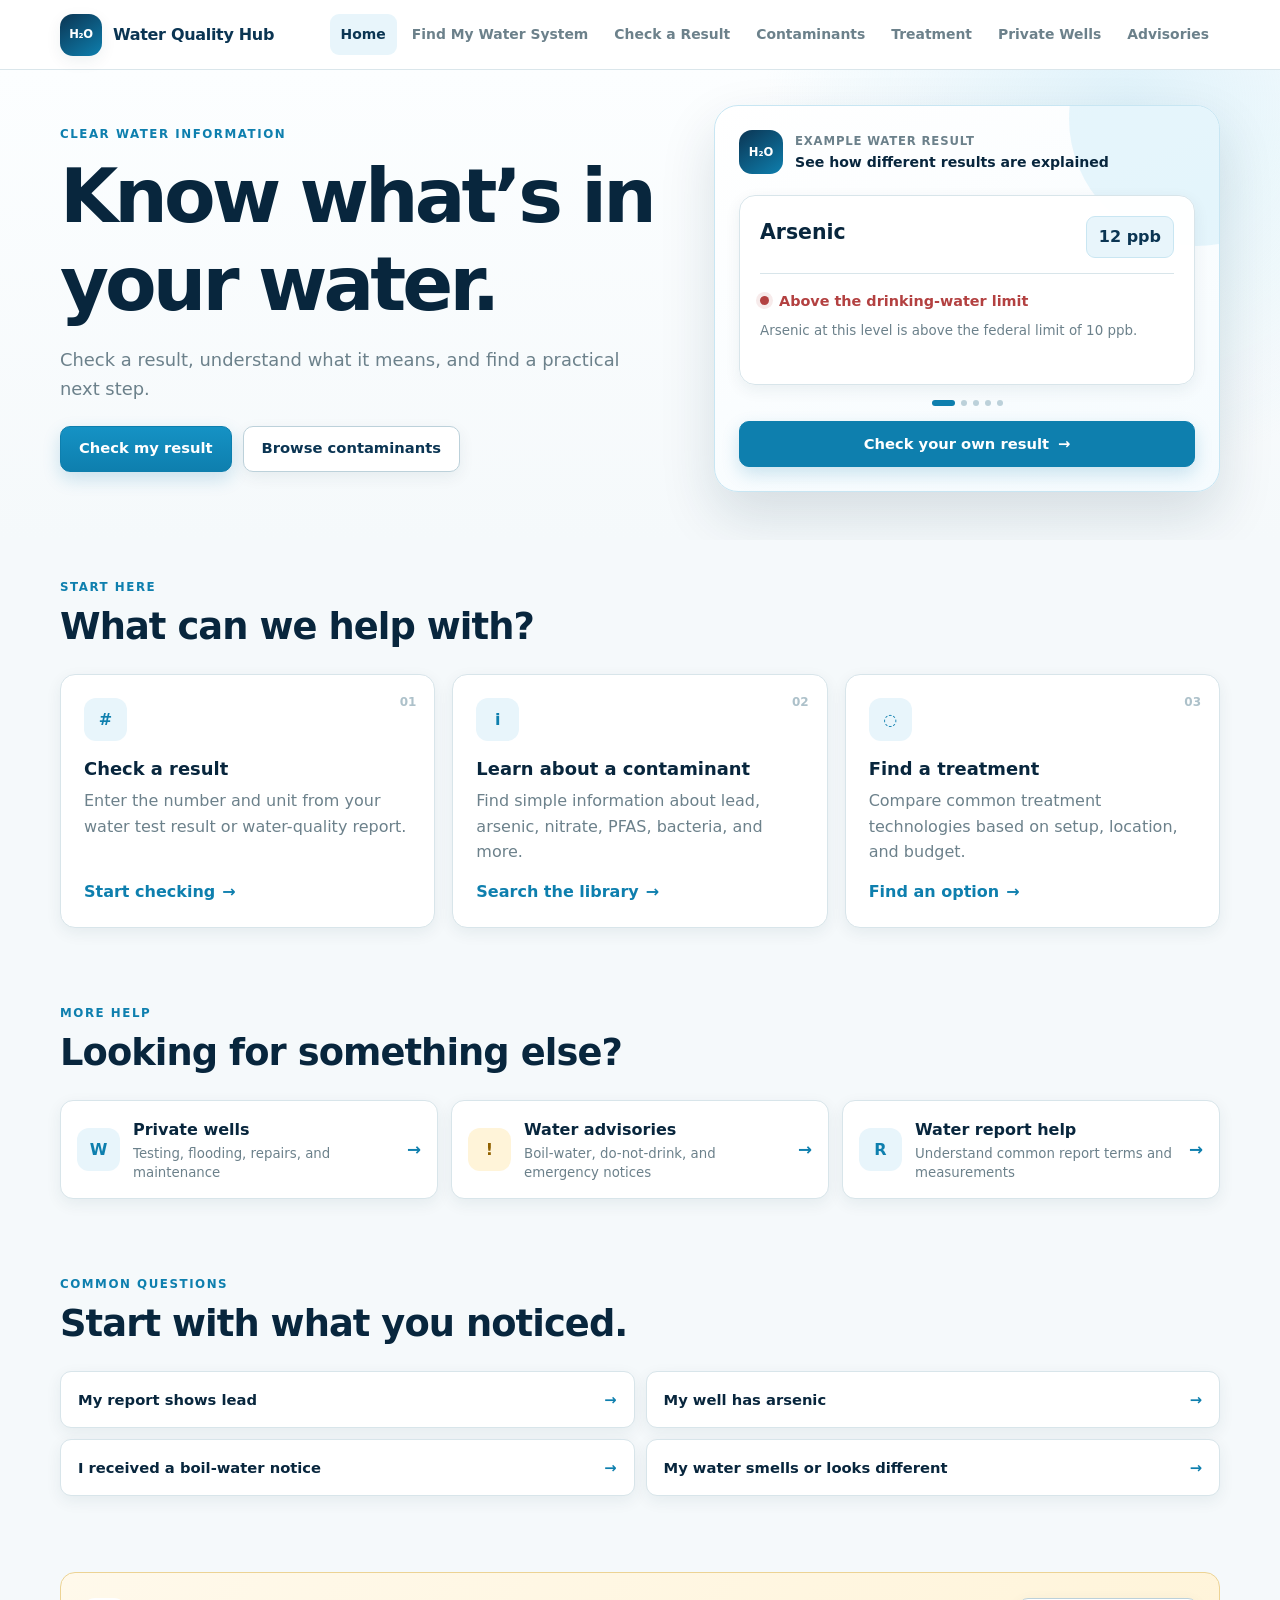
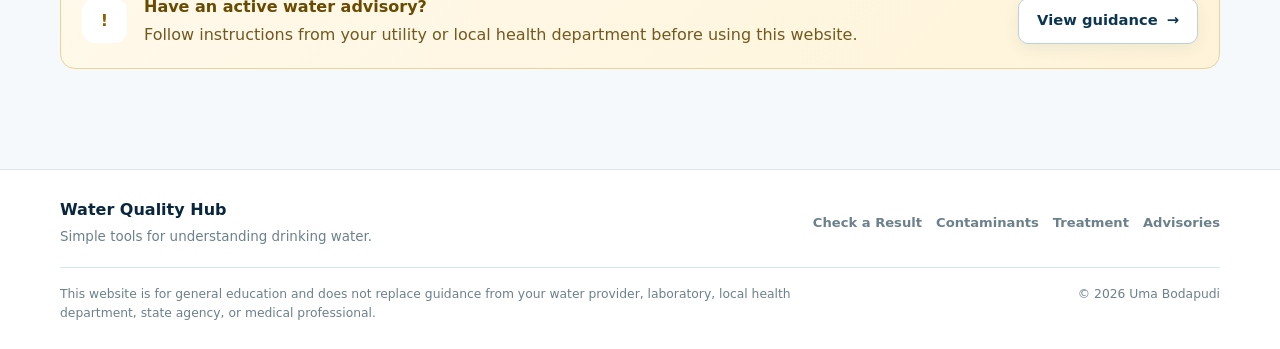
<file: index.html>
<!DOCTYPE html>
<html lang="en">
<head>
    <meta charset="UTF-8">

    <meta
        name="viewport"
        content="width=device-width, initial-scale=1.0"
    >
     <meta name="theme-color" content="#086788">

    <link rel="manifest" href="./manifest.json">
    <link rel="apple-touch-icon" href="./icons/icon-192.png">

    <meta
        name="description"
        content="Simple tools for understanding drinking-water test results, contaminants, treatment options, private wells, and water advisories."
    >

    <title>Water Quality Hub</title>

    <link rel="stylesheet" href="./styles.css">
</head>

<body>
    <a class="skip-link" href="#main-content">
        Skip to main content
    </a>

    <!-- =====================================================
         HEADER
    ====================================================== -->

    <header class="site-header">
        <div class="page-width header-inner">

            <a
                class="site-brand"
                href="#home"
                data-route="home"
            >
                <span
                    class="brand-mark"
                    aria-hidden="true"
                >
                    H₂O
                </span>

                <span>Water Quality Hub</span>
            </a>
            
            
          

            <button
                id="menu-button"
                class="menu-button"
                type="button"
                aria-expanded="false"
                aria-controls="main-navigation"
                aria-label="Open navigation"
            >
                <span></span>
                <span></span>
                <span></span>
            </button>

            <nav
                id="main-navigation"
                class="main-navigation"
                aria-label="Main navigation"
            >
                <a
                    href="#home"
                    data-route="home"
                >
                    Home
                </a>

                  <a href="report-center.html">
    Find My Water System
</a>

                <a
                    href="#calculator"
                    data-route="calculator"
                >
                    Check a Result
                </a>

                <a
                    href="#contaminants"
                    data-route="contaminants"
                >
                    Contaminants
                </a>

                <a
                    href="#treatment"
                    data-route="treatment"
                >
                    Treatment
                </a>

                <a
                    href="#well"
                    data-route="well"
                >
                    Private Wells
                </a>

                <a
                    href="#emergency"
                    data-route="emergency"
                >
                    Advisories
                </a>
            </nav>

        </div>
    </header>

    <!-- =====================================================
         MAIN
    ====================================================== -->

    <main id="main-content">

        <!-- =================================================
             HOME PAGE
        ================================================== -->

        <section
            class="app-view"
            data-view="home"
        >

        

            <!-- HERO -->

            <section class="hero-section">
                <div class="page-width hero-layout">

                    <div class="hero-copy">
                        <p class="eyebrow">
                            Clear water information
                        </p>

                        <h1>
                            Know what’s in your water.
                        </h1>

                        <p>
                            Check a result, understand what it means,
                            and find a practical next step.
                        </p>

                        <div class="button-row">
                            <button
                                class="primary-button"
                                type="button"
                                data-go-to="calculator"
                            >
                                Check my result
                            </button>

                            <button
                                class="secondary-button"
                                type="button"
                                data-go-to="contaminants"
                            >
                                Browse contaminants
                            </button>
                        </div>
                    </div>

                    <!-- ROTATING RESULT CARD -->

                    <aside
                        class="hero-result-card"
                        aria-label="Example drinking-water result"
                    >

                        <div class="hero-card-label">
                            <span
                                class="hero-card-icon"
                                aria-hidden="true"
                            >
                                H₂O
                            </span>

                            <span>
                                <small>
                                    Example water result
                                </small>

                                <strong>
                                    See how different results are explained
                                </strong>
                            </span>
                        </div>

                        <div
                            id="rotating-result"
                            class="rotating-result"
                            aria-live="polite"
                        >

                            <div class="rotating-result-heading">
                                <span id="rotating-contaminant">
                                    Arsenic
                                </span>

                                <strong id="rotating-value">
                                    12 ppb
                                </strong>
                            </div>

                            <div
                                id="rotating-status-row"
                                class="result-line"
                                data-level="above"
                            >
                                <span
                                    class="result-dot"
                                    aria-hidden="true"
                                ></span>

                                <span id="rotating-status">
                                    Above the drinking-water limit
                                </span>
                            </div>

                            <p
                                id="rotating-description"
                                class="rotating-result-description"
                            >
                                Arsenic at this level is above the federal
                                drinking-water limit of 10 ppb.
                            </p>
                        </div>

                        <div
                            class="rotating-result-dots"
                            aria-hidden="true"
                        >
                            <span class="active"></span>
                            <span></span>
                            <span></span>
                            <span></span>
                            <span></span>
                        </div>

                        <button
                            class="hero-result-button"
                            type="button"
                            data-go-to="calculator"
                        >
                            Check your own result

                            <span aria-hidden="true">
                                →
                            </span>
                        </button>

                    </aside>
                </div>
            </section>

            <section id="install-app-section">
    <h2>Install Water Quality Hub</h2>

    <p>
        Add Water Quality Hub to your home screen for one-tap access to water quality tools, contaminant information, and treatment guidance.
    </p>

    <button id="installAppButton" hidden>
        Install
    </button>
</section>

            <!-- START HERE -->

            <section class="page-width home-section">
                <div class="section-header">
                    <p class="eyebrow">
                        Start here
                    </p>

                    <h2>
                        What can we help with?
                    </h2>
                </div>

                <div class="card-grid">

                    <article class="tool-card">
                        <span class="card-number">
                            01
                        </span>

                        <span
                            class="tool-icon"
                            aria-hidden="true"
                        >
                            #
                        </span>

                        <h3>
                            Check a result
                        </h3>

                        <p>
                            Enter the number and unit from your water
                            test result or water-quality report.
                        </p>

                        <button
                            class="text-button"
                            type="button"
                            data-go-to="calculator"
                        >
                            Start checking

                            <span aria-hidden="true">
                                →
                            </span>
                        </button>
                    </article>

                    <article class="tool-card">
                        <span class="card-number">
                            02
                        </span>

                        <span
                            class="tool-icon"
                            aria-hidden="true"
                        >
                            i
                        </span>

                        <h3>
                            Learn about a contaminant
                        </h3>

                        <p>
                            Find simple information about lead,
                            arsenic, nitrate, PFAS, bacteria, and more.
                        </p>

                        <button
                            class="text-button"
                            type="button"
                            data-go-to="contaminants"
                        >
                            Search the library

                            <span aria-hidden="true">
                                →
                            </span>
                        </button>
                    </article>

                    <article class="tool-card">
                        <span class="card-number">
                            03
                        </span>

                        <span
                            class="tool-icon"
                            aria-hidden="true"
                        >
                            ◌
                        </span>

                        <h3>
                            Find a treatment
                        </h3>

                        <p>
                            Compare common treatment technologies
                            based on setup, location, and budget.
                        </p>

                        <button
                            class="text-button"
                            type="button"
                            data-go-to="treatment"
                        >
                            Find an option

                            <span aria-hidden="true">
                                →
                            </span>
                        </button>
                    </article>

                </div>
            </section>

            <!-- MORE HELP -->

            <section class="page-width home-section">
                <div class="section-header">
                    <p class="eyebrow">
                        More help
                    </p>

                    <h2>
                        Looking for something else?
                    </h2>
                </div>

                <div class="support-grid">

                    <button
                        class="support-card"
                        type="button"
                        data-go-to="well"
                    >
                        <span
                            class="support-icon"
                            aria-hidden="true"
                        >
                            W
                        </span>

                        <span>
                            <strong>
                                Private wells
                            </strong>

                            <small>
                                Testing, flooding, repairs, and maintenance
                            </small>
                        </span>

                        <span aria-hidden="true">
                            →
                        </span>
                    </button>

                    <button
                        class="support-card"
                        type="button"
                        data-go-to="emergency"
                    >
                        <span
                            class="support-icon warning-icon"
                            aria-hidden="true"
                        >
                            !
                        </span>

                        <span>
                            <strong>
                                Water advisories
                            </strong>

                            <small>
                                Boil-water, do-not-drink, and emergency notices
                            </small>
                        </span>

                        <span aria-hidden="true">
                            →
                        </span>
                    </button>

                    <button
                        class="support-card"
                        type="button"
                        data-go-to="report"
                    >
                        <span
                            class="support-icon"
                            aria-hidden="true"
                        >
                            R
                        </span>

                        <span>
                            <strong>
                                Water report help
                            </strong>

                            <small>
                                Understand common report terms and measurements
                            </small>
                        </span>

                        <span aria-hidden="true">
                            →
                        </span>
                    </button>

                </div>
            </section>

            <!-- COMMON QUESTIONS -->

            <section class="page-width home-section">
                <div class="section-header">
                    <p class="eyebrow">
                        Common questions
                    </p>

                    <h2>
                        Start with what you noticed.
                    </h2>
                </div>

                <div class="question-grid">

                    <button
                        type="button"
                        data-contaminant-open="lead"
                    >
                        My report shows lead

                        <span aria-hidden="true">
                            →
                        </span>
                    </button>

                    <button
                        type="button"
                        data-contaminant-open="arsenic"
                    >
                        My well has arsenic

                        <span aria-hidden="true">
                            →
                        </span>
                    </button>

                    <button
                        type="button"
                        data-emergency-open="boil-water"
                    >
                        I received a boil-water notice

                        <span aria-hidden="true">
                            →
                        </span>
                    </button>

                    <button
                        type="button"
                        data-contaminant-open="taste-smell"
                    >
                        My water smells or looks different

                        <span aria-hidden="true">
                            →
                        </span>
                    </button>

                </div>
            </section>

            <!-- ADVISORY NOTICE -->

            <section class="page-width home-section">
                <div class="advisory-banner">

                    <span
                        class="advisory-icon"
                        aria-hidden="true"
                    >
                        !
                    </span>

                    <div>
                        <strong>
                            Have an active water advisory?
                        </strong>

                        <p>
                            Follow instructions from your utility or local
                            health department before using this website.
                        </p>
                    </div>

                    <button
                        class="light-button"
                        type="button"
                        data-go-to="emergency"
                    >
                        View guidance

                        <span aria-hidden="true">
                            →
                        </span>
                    </button>

                </div>
            </section>

        </section>

        <!-- =================================================
             RESULT CALCULATOR
        ================================================== -->

        <section
            class="app-view"
            data-view="calculator"
            hidden
        >
            <div class="page-width">

                <button
                    class="back-button"
                    type="button"
                    data-go-to="home"
                >
                    ← Home
                </button>

                <div class="section-header">
                    <p class="eyebrow">
                        Result checker
                    </p>

                    <h1 class="page-title">
                        Check your water result.
                    </h1>

                    <p class="section-intro">
                        Enter the result exactly as it appears on your
                        laboratory report or water-quality report.
                    </p>
                </div>

                <div class="calculator-layout">

                    <form
                        id="water-calculator"
                        class="panel"
                    >

                        <div class="form-group">
                            <label for="calculator-contaminant">
                                Contaminant
                            </label>

                            <select
                                id="calculator-contaminant"
                                required
                            >
                                <option value="">
                                    Choose contaminant
                                </option>
                            </select>
                        </div>

                        <div class="form-row">

                            <div class="form-group">
                                <label for="calculator-value">
                                    Result
                                </label>

                                <input
                                    id="calculator-value"
                                    type="number"
                                    min="0"
                                    step="any"
                                    inputmode="decimal"
                                    placeholder="Enter result"
                                >
                            </div>

                            <div class="form-group">
                                <label for="calculator-unit">
                                    Unit
                                </label>

                                <select
                                    id="calculator-unit"
                                    disabled
                                >
                                    <option value="">
                                        Choose unit
                                    </option>
                                </select>
                            </div>

                        </div>

                        <fieldset>
                            <legend>
                                Water source

                                <span class="optional-label">
                                    Optional
                                </span>
                            </legend>

                            <div class="radio-grid two-options">

                                <label class="radio-card">
                                    <input
                                        type="radio"
                                        name="waterSource"
                                        value="public"
                                    >

                                    <span>
                                        Public water
                                    </span>
                                </label>

                                <label class="radio-card">
                                    <input
                                        type="radio"
                                        name="waterSource"
                                        value="private"
                                    >

                                    <span>
                                        Private well
                                    </span>
                                </label>

                            </div>
                        </fieldset>

                        <p
                            id="calculator-error"
                            class="form-error"
                            hidden
                        ></p>

                        <div class="button-row">
                            <button
                                class="primary-button"
                                type="submit"
                            >
                                Explain my result
                            </button>

                            <button
                                id="calculator-reset"
                                class="secondary-button"
                                type="button"
                            >
                                Clear
                            </button>
                        </div>

                    </form>

                    <div>

                        <section
                            id="calculator-empty-result"
                            class="panel empty-result"
                        >
                            <span
                                class="empty-result-icon"
                                aria-hidden="true"
                            >
                                ≈
                            </span>

                            <h2>
                                Your result will appear here.
                            </h2>

                            <p>
                                Choose a contaminant and enter your number.
                            </p>
                        </section>

                        <section
                            id="calculator-result-panel"
                            class="panel"
                            hidden
                        >
                            <span
                                id="calculator-status"
                                class="result-status"
                            ></span>

                            <h2 id="calculator-result-title"></h2>

                            <p id="calculator-result-summary"></p>

                            <div class="result-comparison">

                                <div>
                                    <small>
                                        Your result
                                    </small>

                                    <strong id="calculator-result-value"></strong>
                                </div>

                                <div>
                                    <small id="calculator-benchmark-type">
                                        Limit
                                    </small>

                                    <strong id="calculator-benchmark-value"></strong>
                                </div>

                            </div>

                            <section
    id="unit-conversion-display"
    class="unit-conversion-display"
    hidden
>
    <div class="unit-conversion-heading">
        <span
            class="unit-conversion-icon"
            aria-hidden="true"
        >
            ⇄
        </span>

        <div>
            <h3>
                Equivalent units
            </h3>

            <p>
                These values represent the same concentration.
            </p>
        </div>
    </div>

    <ul
        id="unit-conversion-list"
        class="unit-conversion-list"
    ></ul>
</section>

                            <div class="detail-section">
                                <h3>
                                    What it means
                                </h3>

                                <p id="calculator-explanation"></p>
                            </div>

                            <div class="detail-section">
                                <h3>
                                    What to do next
                                </h3>

                                <ul
                                    id="calculator-next-steps"
                                    class="result-list"
                                ></ul>
                            </div>

                            <p
                                id="calculator-limitation"
                                class="result-note"
                            ></p>

                            <a
                                id="calculator-source"
                                class="source-link"
                                href="#"
                                target="_blank"
                                rel="noopener noreferrer"
                            >
                                Read official guidance

                                <span aria-hidden="true">
                                    →
                                </span>
                            </a>

                        </section>

                    </div>
                </div>
            </div>
        </section>

        <!-- =================================================
             CONTAMINANT LIBRARY
        ================================================== -->

        <section
            class="app-view"
            data-view="contaminants"
            hidden
        >
            <div class="page-width">

                <button
                    class="back-button"
                    type="button"
                    data-go-to="home"
                >
                    ← Home
                </button>

                <div class="section-header">
                    <p class="eyebrow">
                        Contaminant library
                    </p>

                    <h1 class="page-title">
                        What are you looking for?
                    </h1>

                    <p class="section-intro">
                        Search for a contaminant, health concern,
                        taste issue, odor, or visible change.
                    </p>
                </div>

                <div class="library-toolbar">

                    <label class="search-box">
                        <span aria-hidden="true">
                            ⌕
                        </span>

                        <input
                            id="contaminant-search"
                            type="search"
                            placeholder="Search contaminants or concerns"
                            aria-label="Search contaminants"
                        >
                    </label>

                </div>

                <div
                    id="contaminant-filters"
                    class="filter-row"
                >
                    <button
                        class="filter-button active"
                        type="button"
                        data-filter="all"
                    >
                        All
                    </button>

                    <button
                        class="filter-button"
                        type="button"
                        data-filter="metals"
                    >
                        Metals
                    </button>

                    <button
                        class="filter-button"
                        type="button"
                        data-filter="microbial"
                    >
                        Bacteria
                    </button>

                    <button
                        class="filter-button"
                        type="button"
                        data-filter="chemicals"
                    >
                        Chemicals
                    </button>

                    <button
                        class="filter-button"
                        type="button"
                        data-filter="aesthetic"
                    >
                        Taste and appearance
                    </button>
                </div>

                <div class="contaminant-layout">

                    <section class="panel contaminant-list-panel">

                        <div class="contaminant-list-header">
                            <h2>
                                Browse
                            </h2>

                            <span
                                id="contaminant-count"
                                class="count-label"
                            ></span>
                        </div>

                        <div id="contaminant-list"></div>

                        <div
                            id="contaminant-no-results"
                            class="small-empty-state"
                            hidden
                        >
                            <h3>
                                Nothing found.
                            </h3>

                            <p>
                                Try another name or spelling.
                            </p>
                        </div>

                    </section>

                    <section
                        id="contaminant-detail"
                        class="panel empty-result"
                    >
                        <span
                            class="empty-result-icon"
                            aria-hidden="true"
                        >
                            i
                        </span>

                        <h2>
                            Choose a contaminant.
                        </h2>

                        <p>
                            The contaminant details will appear here.
                        </p>
                    </section>

                </div>
            </div>
        </section>

        <!-- =================================================
             TREATMENT FINDER
        ================================================== -->

        <section
            class="app-view"
            data-view="treatment"
            hidden
        >
            <div class="page-width">

                <button
                    class="back-button"
                    type="button"
                    data-go-to="home"
                >
                    ← Home
                </button>

                <div class="section-header">
                    <p class="eyebrow">
                        Treatment finder
                    </p>

                    <h1 class="page-title">
                        Find a treatment option.
                    </h1>

                    <p class="section-intro">
                        Choose what you want to reduce and where
                        you want the treatment installed.
                    </p>
                </div>

                <div class="treatment-layout">

                    <form
                        id="treatment-form"
                        class="panel"
                    >

                        <div class="form-group">
                            <label for="treatment-contaminant">
                                Contaminant
                            </label>

                            <select
                                id="treatment-contaminant"
                                required
                            >
                                <option value="">
                                    Choose contaminant
                                </option>
                            </select>
                        </div>

                        <fieldset>
                            <legend>
                                Where do you want treatment?
                            </legend>

                            <div class="radio-grid two-options">

                                <label class="radio-card">
                                    <input
                                        type="radio"
                                        name="treatmentLocation"
                                        value="point-of-use"
                                    >

                                    <span>
                                        Drinking-water tap
                                    </span>
                                </label>

                                <label class="radio-card">
                                    <input
                                        type="radio"
                                        name="treatmentLocation"
                                        value="whole-house"
                                    >

                                    <span>
                                        Whole house
                                    </span>
                                </label>

                            </div>
                        </fieldset>

                        <fieldset>
                            <legend>
                                Budget
                            </legend>

                            <div class="budget-row">

                                <label>
                                    <input
                                        type="radio"
                                        name="budget"
                                        value="low"
                                    >

                                    <span>
                                        Under $200
                                    </span>
                                </label>

                                <label>
                                    <input
                                        type="radio"
                                        name="budget"
                                        value="medium"
                                    >

                                    <span>
                                        $200–$500
                                    </span>
                                </label>

                                <label>
                                    <input
                                        type="radio"
                                        name="budget"
                                        value="high"
                                    >

                                    <span>
                                        $500+
                                    </span>
                                </label>

                            </div>
                        </fieldset>

                        <button
                            class="primary-button full-button"
                            type="submit"
                        >
                            Show treatment options
                        </button>

                    </form>

                    <div>

                        <section
                            id="treatment-empty"
                            class="panel empty-result"
                        >
                            <span
                                class="empty-result-icon"
                                aria-hidden="true"
                            >
                                ◌
                            </span>

                            <h2>
                                Your options will appear here.
                            </h2>

                            <p>
                                Select a contaminant, location, and budget.
                            </p>
                        </section>

                        <div
                            id="treatment-results"
                            hidden
                        ></div>

                    </div>

                </div>
            </div>
        </section>

        <!-- =================================================
             PRIVATE WELLS
        ================================================== -->

        <section
            class="app-view"
            data-view="well"
            hidden
        >
            <div class="page-width">

                <button
                    class="back-button"
                    type="button"
                    data-go-to="home"
                >
                    ← Home
                </button>

                <div class="section-header">
                    <p class="eyebrow">
                        Private wells
                    </p>

                    <h1 class="page-title">
                        What happened with your well?
                    </h1>

                    <p class="section-intro">
                        Choose the situation that best matches your concern.
                    </p>
                </div>

                <div class="situation-grid">

                    <button
                        class="situation-card"
                        type="button"
                        data-well-situation="routine"
                    >
                        <span aria-hidden="true">
                            ✓
                        </span>

                        <strong>
                            Routine testing
                        </strong>
                    </button>

                    <button
                        class="situation-card"
                        type="button"
                        data-well-situation="flood"
                    >
                        <span aria-hidden="true">
                            ≈
                        </span>

                        <strong>
                            My well flooded
                        </strong>
                    </button>

                    <button
                        class="situation-card"
                        type="button"
                        data-well-situation="bacteria"
                    >
                        <span aria-hidden="true">
                            !
                        </span>

                        <strong>
                            Bacteria was found
                        </strong>
                    </button>

                    <button
                        class="situation-card"
                        type="button"
                        data-well-situation="taste-smell"
                    >
                        <span aria-hidden="true">
                            ?
                        </span>

                        <strong>
                            Water changed
                        </strong>
                    </button>

                    <button
                        class="situation-card"
                        type="button"
                        data-well-situation="repair"
                    >
                        <span aria-hidden="true">
                            ◌
                        </span>

                        <strong>
                            The well was repaired
                        </strong>
                    </button>

                    <button
                        class="situation-card"
                        type="button"
                        data-well-situation="buying"
                    >
                        <span aria-hidden="true">
                            H
                        </span>

                        <strong>
                            Buying a home
                        </strong>
                    </button>

                </div>

                <section
                    id="well-guidance"
                    class="panel"
                    hidden
                ></section>

            </div>
        </section>

        <!-- =================================================
             WATER ADVISORIES
        ================================================== -->

        <section
            class="app-view"
            data-view="emergency"
            hidden
        >
            <div class="page-width">

                <button
                    class="back-button"
                    type="button"
                    data-go-to="home"
                >
                    ← Home
                </button>

                <div class="section-header">
                    <p class="eyebrow">
                        Water advisories
                    </p>

                    <h1 class="page-title">
                        What notice did you receive?
                    </h1>

                    <p class="section-intro">
                        Follow the exact wording of your notice whenever possible.
                    </p>
                </div>

                <div class="advisory-grid">

                    <button
                        class="advisory-card"
                        type="button"
                        data-emergency="boil-water"
                    >
                        <span aria-hidden="true">
                            !
                        </span>

                        <strong>
                            Boil-water advisory
                        </strong>
                    </button>

                    <button
                        class="advisory-card"
                        type="button"
                        data-emergency="do-not-drink"
                    >
                        <span aria-hidden="true">
                            ×
                        </span>

                        <strong>
                            Do-not-drink advisory
                        </strong>
                    </button>

                    <button
                        class="advisory-card"
                        type="button"
                        data-emergency="do-not-use"
                    >
                        <span aria-hidden="true">
                            ⊘
                        </span>

                        <strong>
                            Do-not-use advisory
                        </strong>
                    </button>

                    <button
                        class="advisory-card"
                        type="button"
                        data-emergency="pressure-loss"
                    >
                        <span aria-hidden="true">
                            ↓
                        </span>

                        <strong>
                            Loss of pressure
                        </strong>
                    </button>

                    <button
                        class="advisory-card"
                        type="button"
                        data-emergency="flooding"
                    >
                        <span aria-hidden="true">
                            ≈
                        </span>

                        <strong>
                            Flooding or storm damage
                        </strong>
                    </button>

                    <button
                        class="advisory-card"
                        type="button"
                        data-emergency="unknown"
                    >
                        <span aria-hidden="true">
                            ?
                        </span>

                        <strong>
                            I am not sure
                        </strong>
                    </button>

                </div>

                <section
                    id="emergency-guidance"
                    class="panel"
                    hidden
                ></section>

            </div>
        </section>

        <!-- =================================================
             REPORT HELP
        ================================================== -->

        <section
            class="app-view"
            data-view="report"
            hidden
        >
            <div class="page-width">

                <button
                    class="back-button"
                    type="button"
                    data-go-to="home"
                >
                    ← Home
                </button>

                <div class="section-header">
                    <p class="eyebrow">
                        Water reports
                    </p>

                    <h1 class="page-title">
                        Understand your water report.
                    </h1>
                </div>

                <section class="panel empty-result">

                    <span
                        class="empty-result-icon"
                        aria-hidden="true"
                    >
                        R
                    </span>

                    <h2>
                        This tool is coming soon.
                    </h2>

                    <p>
                        For now, use the result checker to understand
                        one contaminant at a time.
                    </p>

                    <button
                        class="primary-button"
                        type="button"
                        data-go-to="calculator"
                    >
                        Check a result
                    </button>

                </section>

            </div>
        </section>

    </main>

    <!-- =====================================================
         FOOTER
    ====================================================== -->

    <footer class="site-footer">

        <div class="page-width footer-inner">

            <div>
                <strong>
                    Water Quality Hub
                </strong>

                <p>
                    Simple tools for understanding drinking water.
                </p>
            </div>

            <nav
                class="footer-links"
                aria-label="Footer navigation"
            >
                <a
                    href="#calculator"
                    data-route="calculator"
                >
                    Check a Result
                </a>

                <a
                    href="#contaminants"
                    data-route="contaminants"
                >
                    Contaminants
                </a>

                <a
                    href="#treatment"
                    data-route="treatment"
                >
                    Treatment
                </a>

                <a
                    href="#emergency"
                    data-route="emergency"
                >
                    Advisories
                </a>
            </nav>

        </div>

        <div class="page-width footer-bottom">

            <p>
                This website is for general education and does not replace
                guidance from your water provider, laboratory, local health
                department, state agency, or medical professional.
            </p>

            <p>
                © <span id="current-year"></span> Uma Bodapudi
            </p>

        </div>

    </footer>

    <script>
    if ("serviceWorker" in navigator) {
        window.addEventListener("load", function () {
            navigator.serviceWorker
                .register("./service-worker.js")
                .then(function (registration) {
                    console.log(
                        "Service worker registered:",
                        registration.scope
                    );
                })
                .catch(function (error) {
                    console.error(
                        "Service worker registration failed:",
                        error
                    );
                });
        });
    }
</script>
   

<script>
let deferredInstallPrompt;

const installButton = document.getElementById("installAppButton");
const installSection = document.getElementById("install-app-section");

window.addEventListener("beforeinstallprompt", function (event) {
    event.preventDefault();

    deferredInstallPrompt = event;

    installSection.style.display = "block";
    installButton.hidden = false;
});

installButton.addEventListener("click", async function () {
    if (!deferredInstallPrompt) {
        return;
    }

    deferredInstallPrompt.prompt();

    const choiceResult = await deferredInstallPrompt.userChoice;

    if (choiceResult.outcome === "accepted") {
        installSection.style.display = "none";
    }

    deferredInstallPrompt = null;
});

window.addEventListener("appinstalled", function () {
    installSection.style.display = "none";
    installButton.hidden = true;
    deferredInstallPrompt = null;
});
</script>
    <!-- =====================================================
         SCRIPTS
    ====================================================== -->

    <script src="app-data.js"></script>
    <script src="app.js"></script>
</body>
</html>
</file>
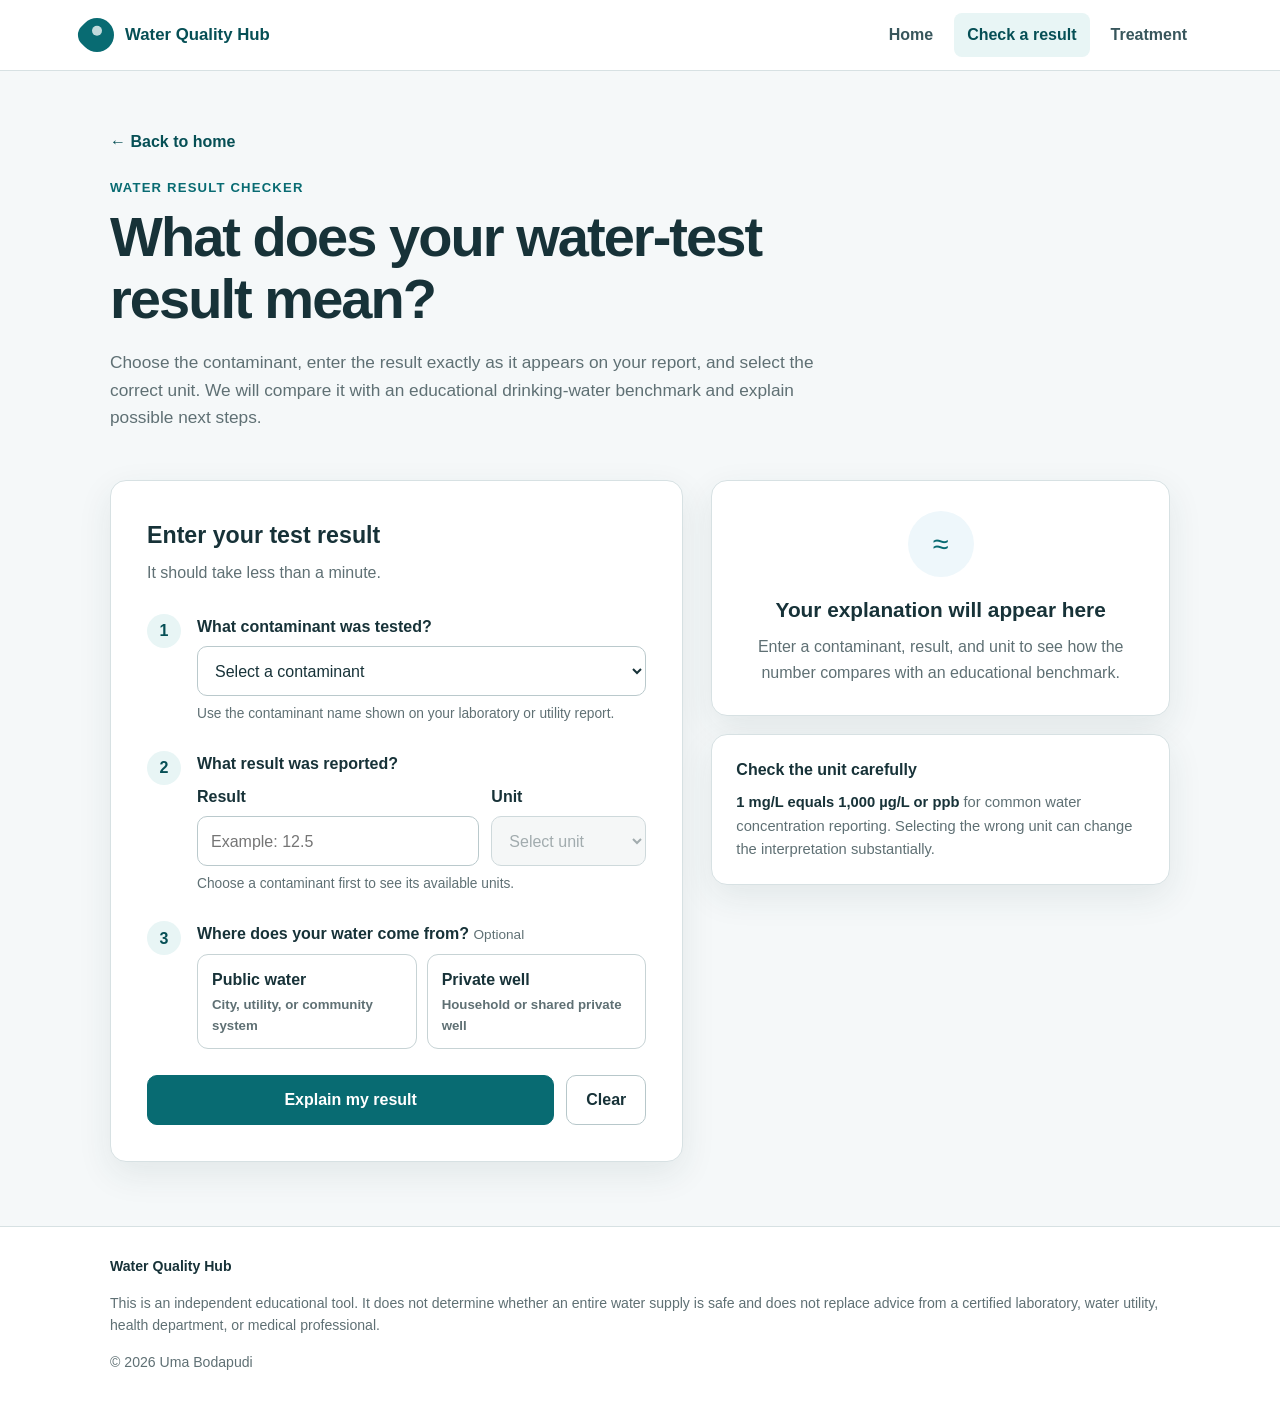
<file: calculator.html>
<!DOCTYPE html>
<html lang="en">
<head>
    <meta charset="UTF-8">

    <meta
        name="viewport"
        content="width=device-width, initial-scale=1.0"
    >

    <meta
        name="description"
        content="Compare a drinking-water test result with an educational drinking-water benchmark."
    >

    <title>Check Your Water Result | Water Quality Hub</title>

    <style>
        :root {
            --primary: #086b72;
            --primary-dark: #064f55;
            --primary-light: #e8f5f5;

            --blue-light: #eef7fb;
            --background: #f5f8f9;
            --surface: #ffffff;

            --text: #173238;
            --muted: #5f7074;
            --border: #d7e1e3;

            --success: #227447;
            --success-bg: #edf8f1;

            --warning: #9a6700;
            --warning-bg: #fff8e5;

            --danger: #b42318;
            --danger-bg: #fff1f0;

            --info: #175cd3;
            --info-bg: #eff6ff;

            --shadow: 0 12px 35px rgba(32, 62, 67, 0.09);
            --radius: 16px;
        }

        * {
            box-sizing: border-box;
        }

        html {
            scroll-behavior: smooth;
        }

        body {
            margin: 0;
            background: var(--background);
            color: var(--text);
            font-family:
                Inter,
                -apple-system,
                BlinkMacSystemFont,
                "Segoe UI",
                Arial,
                sans-serif;
            line-height: 1.6;
        }

        button,
        input,
        select {
            font: inherit;
        }

        a {
            color: inherit;
        }

        .skip-link {
            position: absolute;
            top: -60px;
            left: 16px;
            z-index: 1000;
            padding: 10px 16px;
            border-radius: 8px;
            background: #ffffff;
            color: var(--primary-dark);
            font-weight: 700;
        }

        .skip-link:focus {
            top: 12px;
        }

        /* Header */

        .site-header {
            position: sticky;
            top: 0;
            z-index: 100;
            border-bottom: 1px solid var(--border);
            background: rgba(255, 255, 255, 0.96);
            backdrop-filter: blur(10px);
        }

        .nav-container {
            width: min(1120px, calc(100% - 36px));
            min-height: 70px;
            margin: auto;

            display: flex;
            align-items: center;
            justify-content: space-between;
            gap: 30px;
        }

        .brand {
            display: flex;
            align-items: center;
            gap: 11px;
            color: var(--primary-dark);
            font-size: 1.05rem;
            font-weight: 800;
            text-decoration: none;
        }

        .brand-icon {
            width: 34px;
            height: 34px;
            border-radius: 50% 50% 50% 12px;
            background: var(--primary);
            transform: rotate(45deg);
            position: relative;
            flex-shrink: 0;
        }

        .brand-icon::after {
            content: "";
            position: absolute;
            width: 10px;
            height: 10px;
            top: 9px;
            left: 9px;
            border-radius: 50%;
            background: rgba(255, 255, 255, 0.75);
        }

        .nav-links {
            display: flex;
            align-items: center;
            gap: 8px;
        }

        .nav-links a {
            padding: 9px 13px;
            border-radius: 8px;
            color: #38565c;
            font-weight: 650;
            text-decoration: none;
        }

        .nav-links a:hover,
        .nav-links a:focus-visible {
            background: var(--primary-light);
            color: var(--primary-dark);
        }

        .nav-links a[aria-current="page"] {
            background: var(--primary-light);
            color: var(--primary-dark);
        }

        /* Intro */

        .intro {
            padding: 58px 0 26px;
        }

        .container {
            width: min(1060px, calc(100% - 36px));
            margin: auto;
        }

        .back-link {
            display: inline-flex;
            align-items: center;
            gap: 6px;
            margin-bottom: 22px;
            color: var(--primary-dark);
            font-weight: 700;
            text-decoration: none;
        }

        .back-link:hover {
            text-decoration: underline;
        }

        .eyebrow {
            margin-bottom: 8px;
            color: var(--primary);
            font-size: 0.82rem;
            font-weight: 800;
            letter-spacing: 0.09em;
            text-transform: uppercase;
        }

        h1 {
            max-width: 760px;
            margin: 0;
            font-size: clamp(2rem, 5vw, 3.5rem);
            line-height: 1.12;
            letter-spacing: -0.035em;
        }

        .intro-text {
            max-width: 720px;
            margin: 18px 0 0;
            color: var(--muted);
            font-size: 1.08rem;
        }

        /* Main calculator */

        .calculator-layout {
            display: grid;
            grid-template-columns: minmax(0, 1fr) minmax(310px, 0.8fr);
            gap: 28px;
            align-items: start;
            padding: 22px 0 64px;
        }

        .card {
            border: 1px solid var(--border);
            border-radius: var(--radius);
            background: var(--surface);
            box-shadow: var(--shadow);
        }

        .form-card {
            padding: clamp(22px, 4vw, 36px);
        }

        .card-heading {
            margin-bottom: 28px;
        }

        .card-heading h2 {
            margin: 0 0 6px;
            font-size: 1.45rem;
        }

        .card-heading p {
            margin: 0;
            color: var(--muted);
        }

        .step {
            display: grid;
            grid-template-columns: 36px minmax(0, 1fr);
            gap: 14px;
            margin-bottom: 26px;
        }

        .step-number {
            width: 34px;
            height: 34px;
            display: grid;
            place-items: center;
            border-radius: 50%;
            background: var(--primary-light);
            color: var(--primary-dark);
            font-weight: 800;
        }

        .step-content label,
        .field-label {
            display: block;
            margin-bottom: 7px;
            color: var(--text);
            font-weight: 750;
        }

        .optional {
            color: var(--muted);
            font-size: 0.85rem;
            font-weight: 500;
        }

        select,
        input {
            width: 100%;
            min-height: 50px;
            padding: 11px 13px;
            border: 1px solid #bac9cc;
            border-radius: 10px;
            background: #ffffff;
            color: var(--text);
            outline: none;
        }

        select:focus,
        input:focus {
            border-color: var(--primary);
            box-shadow: 0 0 0 4px rgba(8, 107, 114, 0.13);
        }

        input:disabled,
        select:disabled {
            background: #f1f4f5;
            color: #7b898c;
            cursor: not-allowed;
        }

        .result-input-grid {
            display: grid;
            grid-template-columns: minmax(0, 1fr) 155px;
            gap: 12px;
        }

        .helper-text {
            margin: 7px 0 0;
            color: var(--muted);
            font-size: 0.86rem;
        }

        .water-source-options {
            display: grid;
            grid-template-columns: repeat(2, minmax(0, 1fr));
            gap: 10px;
        }

        .radio-card {
            position: relative;
        }

        .radio-card input {
            position: absolute;
            opacity: 0;
            pointer-events: none;
        }

        .radio-card label {
            min-height: 70px;
            display: flex;
            flex-direction: column;
            justify-content: center;
            margin: 0;
            padding: 12px 14px;
            border: 1px solid #c7d3d5;
            border-radius: 11px;
            cursor: pointer;
            transition: 0.2s ease;
        }

        .radio-card label strong {
            display: block;
            margin-bottom: 1px;
        }

        .radio-card label span {
            color: var(--muted);
            font-size: 0.83rem;
        }

        .radio-card input:checked + label {
            border-color: var(--primary);
            background: var(--primary-light);
            box-shadow: 0 0 0 2px rgba(8, 107, 114, 0.11);
        }

        .radio-card input:focus-visible + label {
            outline: 3px solid rgba(8, 107, 114, 0.25);
            outline-offset: 2px;
        }

        .button-row {
            display: flex;
            gap: 12px;
            margin-top: 8px;
        }

        .primary-button,
        .secondary-button {
            min-height: 50px;
            padding: 11px 19px;
            border-radius: 10px;
            font-weight: 800;
            cursor: pointer;
        }

        .primary-button {
            flex: 1;
            border: 1px solid var(--primary);
            background: var(--primary);
            color: #ffffff;
        }

        .primary-button:hover {
            border-color: var(--primary-dark);
            background: var(--primary-dark);
        }

        .secondary-button {
            border: 1px solid #b7c7ca;
            background: #ffffff;
            color: var(--text);
        }

        .secondary-button:hover {
            background: #f3f6f7;
        }

        /* Right side */

        .side-column {
            display: grid;
            gap: 18px;
        }

        .empty-result {
            padding: 30px;
            text-align: center;
        }

        .empty-icon {
            width: 66px;
            height: 66px;
            display: grid;
            place-items: center;
            margin: 0 auto 16px;
            border-radius: 50%;
            background: var(--blue-light);
            color: var(--primary);
            font-size: 1.8rem;
        }

        .empty-result h2 {
            margin: 0 0 8px;
            font-size: 1.3rem;
        }

        .empty-result p {
            margin: 0;
            color: var(--muted);
        }

        .result-panel {
            overflow: hidden;
        }

        .result-header {
            padding: 24px 26px;
            border-bottom: 1px solid var(--border);
        }

        .result-header.status-below {
            background: var(--success-bg);
        }

        .result-header.status-near {
            background: var(--warning-bg);
        }

        .result-header.status-above {
            background: var(--danger-bg);
        }

        .result-header.status-detected {
            background: var(--danger-bg);
        }

        .result-header.status-information {
            background: var(--info-bg);
        }

        .status-label {
            margin-bottom: 8px;
            font-size: 0.78rem;
            font-weight: 850;
            letter-spacing: 0.06em;
            text-transform: uppercase;
        }

        .status-below .status-label {
            color: var(--success);
        }

        .status-near .status-label {
            color: var(--warning);
        }

        .status-above .status-label,
        .status-detected .status-label {
            color: var(--danger);
        }

        .status-information .status-label {
            color: var(--info);
        }

        .result-header h2 {
            margin: 0;
            font-size: 1.55rem;
            line-height: 1.25;
        }

        .result-value {
            margin-top: 8px;
            font-size: 1rem;
            font-weight: 700;
        }

        .result-body {
            padding: 25px 26px 28px;
        }

        .comparison-box {
            display: grid;
            grid-template-columns: 1fr 1fr;
            gap: 10px;
            margin-bottom: 22px;
        }

        .comparison-item {
            padding: 13px;
            border: 1px solid var(--border);
            border-radius: 10px;
            background: #f8fafb;
        }

        .comparison-item span {
            display: block;
            color: var(--muted);
            font-size: 0.77rem;
            font-weight: 700;
            text-transform: uppercase;
        }

        .comparison-item strong {
            display: block;
            margin-top: 4px;
            font-size: 1.05rem;
        }

        .result-section {
            margin-top: 22px;
        }

        .result-section:first-child {
            margin-top: 0;
        }

        .result-section h3 {
            margin: 0 0 8px;
            font-size: 1rem;
        }

        .result-section p {
            margin: 0;
            color: #425b60;
        }

        .action-list {
            margin: 8px 0 0;
            padding-left: 20px;
        }

        .action-list li {
            margin-bottom: 7px;
            color: #425b60;
        }

        .source-link {
            display: inline-block;
            margin-top: 10px;
            color: var(--primary-dark);
            font-weight: 750;
        }

        .important-note {
            padding: 22px 24px;
        }

        .important-note h3 {
            margin: 0 0 8px;
            font-size: 1rem;
        }

        .important-note p {
            margin: 0;
            color: var(--muted);
            font-size: 0.92rem;
        }

        .important-note strong {
            color: var(--text);
        }

        .form-error {
            margin: 0 0 20px 50px;
            padding: 11px 13px;
            border: 1px solid #f0b7b2;
            border-radius: 9px;
            background: var(--danger-bg);
            color: var(--danger);
            font-weight: 650;
        }

        [hidden] {
            display: none !important;
        }

        /* Footer */

        .site-footer {
            border-top: 1px solid var(--border);
            background: #ffffff;
        }

        .footer-content {
            width: min(1060px, calc(100% - 36px));
            margin: auto;
            padding: 28px 0;
            color: var(--muted);
            font-size: 0.88rem;
        }

        .footer-content strong {
            color: var(--text);
        }

        /* Responsive */

        @media (max-width: 820px) {
            .calculator-layout {
                grid-template-columns: 1fr;
            }

            .side-column {
                order: 2;
            }

            .nav-links {
                gap: 2px;
            }

            .nav-links a {
                padding: 8px 9px;
                font-size: 0.9rem;
            }
        }

        @media (max-width: 590px) {
            .nav-container {
                width: min(100% - 24px, 1120px);
                min-height: 64px;
            }

            .brand span:last-child {
                display: none;
            }

            .brand-icon {
                width: 30px;
                height: 30px;
            }

            .intro {
                padding-top: 38px;
            }

            .container {
                width: min(100% - 24px, 1060px);
            }

            h1 {
                font-size: 2.15rem;
            }

            .form-card {
                padding: 21px 17px;
            }

            .step {
                grid-template-columns: 30px minmax(0, 1fr);
                gap: 10px;
            }

            .step-number {
                width: 29px;
                height: 29px;
                font-size: 0.85rem;
            }

            .result-input-grid {
                grid-template-columns: 1fr;
            }

            .water-source-options {
                grid-template-columns: 1fr;
            }

            .button-row {
                flex-direction: column;
            }

            .comparison-box {
                grid-template-columns: 1fr;
            }

            .result-header,
            .result-body {
                padding-left: 19px;
                padding-right: 19px;
            }

            .form-error {
                margin-left: 40px;
            }
        }
    </style>
</head>

<body>
    <a class="skip-link" href="#main-content">
        Skip to main content
    </a>

    <header class="site-header">
        <div class="nav-container">
            <a class="brand" href="index.html">
                <span class="brand-icon" aria-hidden="true"></span>
                <span>Water Quality Hub</span>
            </a>

            <nav class="nav-links" aria-label="Main navigation">
                <a href="index.html">Home</a>

                <a
                    href="calculator.html"
                    aria-current="page"
                >
                    Check a result
                </a>

                <a href="treatment.html">
                    Treatment
                </a>
            </nav>
        </div>
    </header>

    <main id="main-content">
        <section class="intro">
            <div class="container">
                <a class="back-link" href="index.html">
                    ← Back to home
                </a>

                <div class="eyebrow">
                    Water result checker
                </div>

                <h1>
                    What does your water-test result mean?
                </h1>

                <p class="intro-text">
                    Choose the contaminant, enter the result exactly as
                    it appears on your report, and select the correct unit.
                    We will compare it with an educational drinking-water
                    benchmark and explain possible next steps.
                </p>
            </div>
        </section>

        <section class="container calculator-layout">
            <!-- Calculator form -->
            <div class="card form-card">
                <div class="card-heading">
                    <h2>Enter your test result</h2>

                    <p>
                        It should take less than a minute.
                    </p>
                </div>

                <form id="water-calculator" novalidate>
                    <div
                        id="form-error"
                        class="form-error"
                        role="alert"
                        hidden
                    ></div>

                    <!-- Step 1 -->
                    <div class="step">
                        <div class="step-number" aria-hidden="true">
                            1
                        </div>

                        <div class="step-content">
                            <label for="contaminant">
                                What contaminant was tested?
                            </label>

                            <select
                                id="contaminant"
                                name="contaminant"
                                required
                            >
                                <option value="">
                                    Select a contaminant
                                </option>
                            </select>

                            <p class="helper-text">
                                Use the contaminant name shown on your
                                laboratory or utility report.
                            </p>
                        </div>
                    </div>

                    <!-- Step 2 -->
                    <div class="step">
                        <div class="step-number" aria-hidden="true">
                            2
                        </div>

                        <div class="step-content">
                            <span class="field-label">
                                What result was reported?
                            </span>

                            <div class="result-input-grid">
                                <div>
                                    <label for="result-value">
                                        Result
                                    </label>

                                    <input
                                        id="result-value"
                                        name="resultValue"
                                        type="number"
                                        min="0"
                                        step="any"
                                        inputmode="decimal"
                                        placeholder="Example: 12.5"
                                        required
                                    >
                                </div>

                                <div>
                                    <label for="result-unit">
                                        Unit
                                    </label>

                                    <select
                                        id="result-unit"
                                        name="resultUnit"
                                        required
                                        disabled
                                    >
                                        <option value="">
                                            Select unit
                                        </option>
                                    </select>
                                </div>
                            </div>

                            <p
                                id="unit-help"
                                class="helper-text"
                            >
                                Choose a contaminant first to see its
                                available units.
                            </p>
                        </div>
                    </div>

                    <!-- Step 3 -->
                    <div class="step">
                        <div class="step-number" aria-hidden="true">
                            3
                        </div>

                        <div class="step-content">
                            <span class="field-label">
                                Where does your water come from?
                                <span class="optional">
                                    Optional
                                </span>
                            </span>

                            <div class="water-source-options">
                                <div class="radio-card">
                                    <input
                                        id="public-water"
                                        name="waterSource"
                                        type="radio"
                                        value="public"
                                    >

                                    <label for="public-water">
                                        <strong>Public water</strong>

                                        <span>
                                            City, utility, or community system
                                        </span>
                                    </label>
                                </div>

                                <div class="radio-card">
                                    <input
                                        id="private-well"
                                        name="waterSource"
                                        type="radio"
                                        value="private"
                                    >

                                    <label for="private-well">
                                        <strong>Private well</strong>

                                        <span>
                                            Household or shared private well
                                        </span>
                                    </label>
                                </div>
                            </div>
                        </div>
                    </div>

                    <div class="button-row">
                        <button
                            class="primary-button"
                            type="submit"
                        >
                            Explain my result
                        </button>

                        <button
                            id="reset-button"
                            class="secondary-button"
                            type="button"
                        >
                            Clear
                        </button>
                    </div>
                </form>
            </div>

            <!-- Result area -->
            <aside class="side-column">
                <div
                    id="empty-result"
                    class="card empty-result"
                >
                    <div class="empty-icon" aria-hidden="true">
                        ≈
                    </div>

                    <h2>Your explanation will appear here</h2>

                    <p>
                        Enter a contaminant, result, and unit to see
                        how the number compares with an educational
                        benchmark.
                    </p>
                </div>

                <section
                    id="result-panel"
                    class="card result-panel"
                    aria-live="polite"
                    aria-atomic="true"
                    hidden
                >
                    <div
                        id="result-header"
                        class="result-header"
                    >
                        <div
                            id="status-label"
                            class="status-label"
                        ></div>

                        <h2 id="result-title"></h2>

                        <div
                            id="result-value-display"
                            class="result-value"
                        ></div>
                    </div>

                    <div class="result-body">
                        <div class="comparison-box">
                            <div class="comparison-item">
                                <span>Your result</span>
                                <strong id="comparison-result"></strong>
                            </div>

                            <div class="comparison-item">
                                <span id="benchmark-label">
                                    Benchmark
                                </span>

                                <strong id="comparison-benchmark"></strong>
                            </div>
                        </div>

                        <div class="result-section">
                            <h3>What this comparison means</h3>

                            <p id="result-explanation"></p>
                        </div>

                        <div class="result-section">
                            <h3>Suggested next steps</h3>

                            <ul
                                id="next-steps"
                                class="action-list"
                            ></ul>
                        </div>

                        <div class="result-section">
                            <h3>Important limitation</h3>

                            <p id="result-limitation"></p>
                        </div>

                        <div class="result-section">
                            <a
                                id="official-source"
                                class="source-link"
                                href="#"
                                target="_blank"
                                rel="noopener noreferrer"
                            >
                                View official information →
                            </a>
                        </div>
                    </div>
                </section>

                <div class="card important-note">
                    <h3>Check the unit carefully</h3>

                    <p>
                        <strong>
                            1 mg/L equals 1,000 µg/L or ppb
                        </strong>
                        for common water concentration reporting.
                        Selecting the wrong unit can change the
                        interpretation substantially.
                    </p>
                </div>
            </aside>
        </section>
    </main>

    <footer class="site-footer">
        <div class="footer-content">
            <strong>Water Quality Hub</strong>

            <p>
                This is an independent educational tool. It does not
                determine whether an entire water supply is safe and
                does not replace advice from a certified laboratory,
                water utility, health department, or medical professional.
            </p>

            <p>
                © <span id="current-year"></span> Uma Bodapudi
            </p>
        </div>
    </footer>

    <script src="calculator.js"></script>
</body>
</html>
</file>
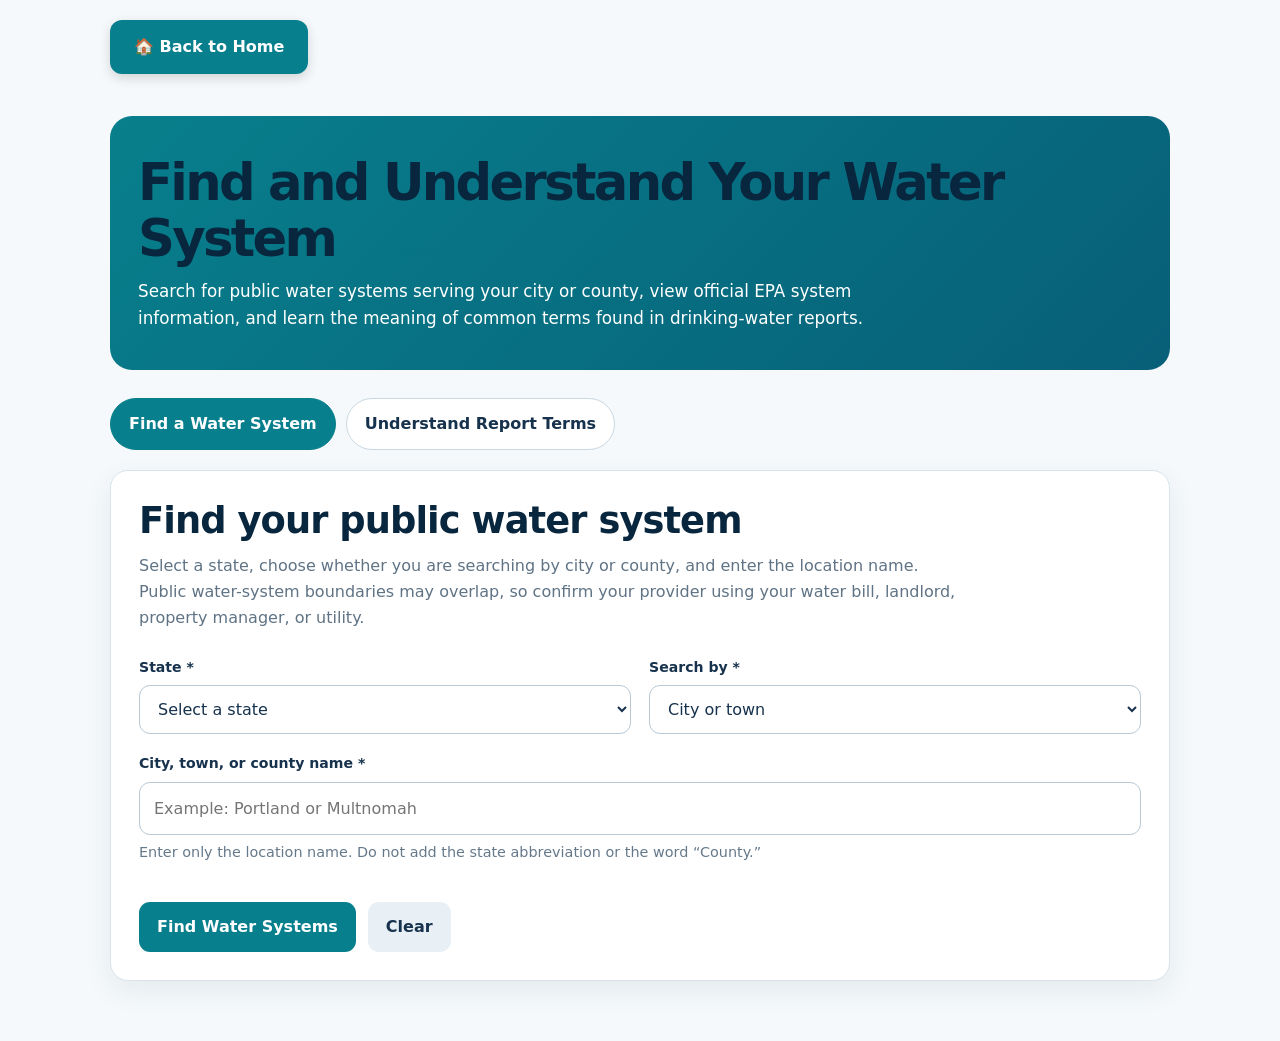
<file: report-center.html>
<!DOCTYPE html>
<html lang="en">
<head>
    <meta charset="UTF-8">

    <meta
        name="viewport"
        content="width=device-width, initial-scale=1.0"
    >

     <meta name="theme-color" content="#086788">

    <link rel="manifest" href="./manifest.json">
    <link rel="apple-touch-icon" href="./icons/icon-192.png">

    <meta
        name="description"
        content="Find your public water system and understand your drinking-water report."
    >

    
    <title>Find My Water System | Water Quality Hub</title>

    <link rel="stylesheet" href="styles.css">

    <style>
        .page-header{
    max-width:1100px;
    margin:20px auto 10px;
    padding:0 20px;
}

.back-home-btn{
    display:inline-flex;
    align-items:center;
    gap:8px;

    background:#087f8c;
    color:#fff;

    padding:14px 24px;

    border-radius:12px;

    text-decoration:none;

    font-size:1rem;
    font-weight:700;

    box-shadow:0 4px 12px rgba(0,0,0,.15);

    transition:.2s ease;
}

.back-home-btn:hover{
    background:#056773;
    transform:translateY(-2px);
    box-shadow:0 8px 18px rgba(0,0,0,.2);
}
        .report-page {
            max-width: 1100px;
            margin: 0 auto;
            padding: 32px 20px 60px;
        }

        .report-hero {
            padding: 38px 28px;
            margin-bottom: 28px;
            color: #ffffff;
            background: linear-gradient(
                135deg,
                #087f8c,
                #075f78
            );
            border-radius: 22px;
        }

        .report-hero h1 {
            margin: 0 0 12px;
            font-size: clamp(2rem, 5vw, 3.2rem);
            line-height: 1.1;
        }

        .report-hero p {
            max-width: 760px;
            margin: 0;
            font-size: 1.05rem;
            line-height: 1.6;
        }

        .report-tabs {
            display: flex;
            gap: 10px;
            flex-wrap: wrap;
            margin-bottom: 20px;
        }

        .report-tab {
            padding: 12px 18px;
            border: 1px solid #cbd8e2;
            border-radius: 999px;
            background: #ffffff;
            color: #17324d;
            font: inherit;
            font-weight: 700;
            cursor: pointer;
        }

        .report-tab.active {
            color: #ffffff;
            background: #087f8c;
            border-color: #087f8c;
        }

        .report-panel {
            display: none;
            padding: 28px;
            background: #ffffff;
            border: 1px solid #d8e3eb;
            border-radius: 18px;
            box-shadow: 0 10px 28px rgba(32, 65, 86, 0.08);
        }

        .report-panel.active {
            display: block;
        }

        .report-panel h2 {
            margin-top: 0;
        }

        .report-description {
            max-width: 820px;
            color: #5f7385;
            line-height: 1.65;
        }

        .report-form-grid {
            display: grid;
            grid-template-columns: repeat(2, minmax(0, 1fr));
            gap: 18px;
            margin-top: 24px;
        }

        .report-full-width {
            grid-column: 1 / -1;
        }

        .report-field label {
            display: block;
            margin-bottom: 7px;
            color: #17324d;
            font-weight: 700;
        }

        .report-field input,
        .report-field select,
        .report-field textarea {
            width: 100%;
            padding: 13px 14px;
            border: 1px solid #b8c9d5;
            border-radius: 11px;
            background: #ffffff;
            color: #17324d;
            font: inherit;
            box-sizing: border-box;
        }

        .report-field textarea {
            min-height: 240px;
            resize: vertical;
        }

        .report-field input:focus,
        .report-field select:focus,
        .report-field textarea:focus {
            outline: 3px solid rgba(8, 127, 140, 0.15);
            border-color: #087f8c;
        }

        .report-hint {
            margin-top: 6px;
            color: #65798b;
            font-size: 0.9rem;
        }

        .report-actions {
            display: flex;
            gap: 12px;
            flex-wrap: wrap;
            margin-top: 20px;
        }

        .report-button {
            display: inline-flex;
            align-items: center;
            justify-content: center;
            min-height: 46px;
            padding: 12px 18px;
            border: 0;
            border-radius: 11px;
            font: inherit;
            font-weight: 700;
            text-decoration: none;
            cursor: pointer;
        }

        .report-button:disabled {
            opacity: 0.65;
            cursor: wait;
        }

        .report-button-primary {
            color: #ffffff;
            background: #087f8c;
        }

        .report-button-primary:hover {
            background: #056773;
        }

        .report-button-secondary {
            color: #17324d;
            background: #e8f0f5;
        }

        .report-button-secondary:hover {
            background: #dce8ef;
        }

        .report-status {
            display: none;
            margin-top: 20px;
            padding: 14px 16px;
            border-radius: 11px;
            line-height: 1.5;
        }

        .report-status.show {
            display: block;
        }

        .report-status.info {
            color: #12545b;
            background: #e6f7f8;
        }

        .report-status.warning {
            color: #6f5411;
            background: #fff5d5;
        }

        .report-status.error {
            color: #8f2929;
            background: #fde8e8;
        }

        .report-status a {
            font-weight: 700;
        }

        .report-results {
            display: none;
            margin-top: 26px;
            padding-top: 24px;
            border-top: 1px solid #d8e3eb;
        }

        .report-results.show {
            display: block;
        }

        .water-system-card {
            margin-top: 18px;
            padding: 20px;
            border: 1px solid #d8e3eb;
            border-radius: 15px;
            background: #f9fcfe;
        }

        .water-system-card h3 {
            margin: 0 0 5px;
        }

        .system-information {
            display: grid;
            grid-template-columns: repeat(2, minmax(0, 1fr));
            gap: 14px 22px;
            margin-top: 18px;
        }

        .system-label {
            margin-bottom: 3px;
            color: #65798b;
            font-size: 0.86rem;
        }

        .system-value {
            color: #17324d;
            font-weight: 700;
        }

        .report-notice {
            margin-top: 18px;
            padding: 14px 16px;
            border-left: 5px solid #d1a426;
            border-radius: 9px;
            color: #674f0f;
            background: #fff6dc;
        }

        .explanation-grid {
            display: grid;
            grid-template-columns: repeat(3, minmax(0, 1fr));
            gap: 14px;
            margin-top: 22px;
        }

        .explanation-card {
            padding: 17px;
            border: 1px solid #d8e3eb;
            border-radius: 13px;
            background: #f9fcfe;
        }

        .explanation-card h3 {
            margin: 0 0 7px;
            font-size: 1.02rem;
        }

        .explanation-card p {
            margin: 0;
            color: #53697a;
            line-height: 1.55;
        }

        .report-disclaimer {
            margin-top: 22px;
            color: #65798b;
            font-size: 0.9rem;
            line-height: 1.55;
        }

        [hidden] {
            display: none !important;
        }

        @media (max-width: 720px) {
            .report-page {
                padding: 22px 14px 45px;
            }

            .report-hero {
                padding: 28px 21px;
            }

            .report-panel {
                padding: 21px;
            }

            .report-form-grid,
            .system-information,
            .explanation-grid {
                grid-template-columns: 1fr;
            }
        }
    </style>
</head>

<body>


    <header class="page-header">

    <a href="index.html" class="back-home-btn">
        🏠 Back to Home
    </a>

</header>

    <main class="report-page">

        
        <section class="report-hero">
    <h1>Find and Understand Your Water System</h1>

    <p>
        Search for public water systems serving your city or county,
        view official EPA system information, and learn the meaning
        of common terms found in drinking-water reports.
    </p>
</section>

        <div
    class="report-tabs"
    role="tablist"
    aria-label="Water system tools"
>
    <button
        class="report-tab active"
        type="button"
        role="tab"
        aria-selected="true"
        aria-controls="water-system-panel"
        data-report-tab="water-system-panel"
    >
        Find a Water System
    </button>

    <button
        class="report-tab"
        type="button"
        role="tab"
        aria-selected="false"
        aria-controls="report-explainer-panel"
        data-report-tab="report-explainer-panel"
    >
        Understand Report Terms
    </button>
</div>

        <section
            id="water-system-panel"
            class="report-panel active"
            role="tabpanel"
        >
            <h2>Find your public water system</h2>

            <p class="report-description">
                Select a state, choose whether you are searching by city
                or county, and enter the location name. Public water-system
                boundaries may overlap, so confirm your provider using your
                water bill, landlord, property manager, or utility.
            </p>

            <div class="report-form-grid">

                <div class="report-field">
                    <label for="reportState">
                        State *
                    </label>

                    <select id="reportState">
                        <option value="">Select a state</option>
                        <option value="AL">Alabama</option>
                        <option value="AK">Alaska</option>
                        <option value="AZ">Arizona</option>
                        <option value="AR">Arkansas</option>
                        <option value="CA">California</option>
                        <option value="CO">Colorado</option>
                        <option value="CT">Connecticut</option>
                        <option value="DE">Delaware</option>
                        <option value="DC">District of Columbia</option>
                        <option value="FL">Florida</option>
                        <option value="GA">Georgia</option>
                        <option value="HI">Hawaii</option>
                        <option value="ID">Idaho</option>
                        <option value="IL">Illinois</option>
                        <option value="IN">Indiana</option>
                        <option value="IA">Iowa</option>
                        <option value="KS">Kansas</option>
                        <option value="KY">Kentucky</option>
                        <option value="LA">Louisiana</option>
                        <option value="ME">Maine</option>
                        <option value="MD">Maryland</option>
                        <option value="MA">Massachusetts</option>
                        <option value="MI">Michigan</option>
                        <option value="MN">Minnesota</option>
                        <option value="MS">Mississippi</option>
                        <option value="MO">Missouri</option>
                        <option value="MT">Montana</option>
                        <option value="NE">Nebraska</option>
                        <option value="NV">Nevada</option>
                        <option value="NH">New Hampshire</option>
                        <option value="NJ">New Jersey</option>
                        <option value="NM">New Mexico</option>
                        <option value="NY">New York</option>
                        <option value="NC">North Carolina</option>
                        <option value="ND">North Dakota</option>
                        <option value="OH">Ohio</option>
                        <option value="OK">Oklahoma</option>
                        <option value="OR">Oregon</option>
                        <option value="PA">Pennsylvania</option>
                        <option value="RI">Rhode Island</option>
                        <option value="SC">South Carolina</option>
                        <option value="SD">South Dakota</option>
                        <option value="TN">Tennessee</option>
                        <option value="TX">Texas</option>
                        <option value="UT">Utah</option>
                        <option value="VT">Vermont</option>
                        <option value="VA">Virginia</option>
                        <option value="WA">Washington</option>
                        <option value="WV">West Virginia</option>
                        <option value="WI">Wisconsin</option>
                        <option value="WY">Wyoming</option>
                    </select>
                </div>

                <div class="report-field">
                    <label for="locationType">
                        Search by *
                    </label>

                    <select id="locationType">
                        <option value="city">City or town</option>
                        <option value="county">County</option>
                    </select>
                </div>

                <div class="report-field report-full-width">
                    <label for="reportLocation">
                        City, town, or county name *
                    </label>

                    <input
                        id="reportLocation"
                        type="text"
                        autocomplete="address-level2"
                        placeholder="Example: Portland or Multnomah"
                    >

                    <div class="report-hint">
                        Enter only the location name. Do not add the state
                        abbreviation or the word “County.”
                    </div>
                </div>

                <div class="report-full-width report-actions">
                    <button
                        id="findWaterSystemsButton"
                        class="report-button report-button-primary"
                        type="button"
                    >
                        Find Water Systems
                    </button>

                    <button
                        id="clearWaterSystemsButton"
                        class="report-button report-button-secondary"
                        type="button"
                    >
                        Clear
                    </button>
                </div>
            </div>

            <div
                id="waterSystemStatus"
                class="report-status"
                role="status"
                aria-live="polite"
            ></div>

            <div
                id="waterSystemResults"
                class="report-results"
            >
                <div class="report-field">
                    <label for="waterSystemSelect">
                        Possible water systems
                    </label>

                    <select id="waterSystemSelect">
                        <option value="">
                            Select a water system
                        </option>
                    </select>

                    <div class="report-hint">
                        Confirm the provider using your water bill or
                        property manager.
                    </div>
                </div>

                <article
                    id="selectedWaterSystem"
                    class="water-system-card"
                    hidden
                >
                    <h3 id="selectedSystemName"></h3>

                    <div class="system-information">
                        <div>
                            <div class="system-label">
                                Public Water System ID
                            </div>

                            <div
                                id="selectedSystemId"
                                class="system-value"
                            ></div>
                        </div>

                        <div>
                            <div class="system-label">
                                System type
                            </div>

                            <div
                                id="selectedSystemType"
                                class="system-value"
                            ></div>
                        </div>

                        <div>
                            <div class="system-label">
                                Primary water source
                            </div>

                            <div
                                id="selectedSystemSource"
                                class="system-value"
                            ></div>
                        </div>

                        <div>
                            <div class="system-label">
                                Population served
                            </div>

                            <div
                                id="selectedSystemPopulation"
                                class="system-value"
                            ></div>
                        </div>
                    </div>

                    <div class="report-actions">
                        <a
                            id="epaSystemButton"
                            class="report-button report-button-primary"
                            href="#"
                            target="_blank"
                            rel="noopener noreferrer"
                        >
                            View EPA System Details
                        </a>

                        <a
                            id="epaSearchButton"
                            class="report-button report-button-secondary"
                            href="https://sdwis.epa.gov/ords/sfdw_pub/r/sfdw/sdwis_fed_reports_public/200"
                            target="_blank"
                            rel="noopener noreferrer"
                        >
                            Open EPA Search
                        </a>
                    </div>

                    <div class="report-notice">
                        Public water-system service areas may not match
                        city or county boundaries exactly. Confirm the
                        correct provider before relying on its report.
                    </div>
                </article>
            </div>
        </section>

        <section
            id="report-explainer-panel"
            class="report-panel"
            role="tabpanel"
        >
            <h2>Understand Terms in Your Water Report</h2>

<p class="report-description">
    Paste text from a Consumer Confidence Report or laboratory
    report. This tool identifies common drinking-water terms,
    abbreviations, units, measurements, and possible exceedance
    language.
</p>

<div class="report-notice">
    This tool explains terminology such as MCL, MCLG, action level,
    violation, non-detect, and treatment technique. It does not
    analyze the entire report or determine whether your water is safe.
</div>

            <div class="report-field">
                <label for="waterReportText">
                    Paste report text or unfamiliar terms
                </label>

                <textarea
                    id="waterReportText"
                    placeholder="Example: Arsenic was not detected above the reporting limit. The system had no MCL violations."
                ></textarea>
            </div>

            <div class="report-actions">
                <button
                    id="explainReportButton"
                    class="report-button report-button-primary"
                    type="button"
                >
                    Explain Terms
                </button>

                <button
                    id="loadReportExampleButton"
                    class="report-button report-button-secondary"
                    type="button"
                >
                    Load Example
                </button>

                <button
                    id="clearReportTextButton"
                    class="report-button report-button-secondary"
                    type="button"
                >
                    Clear
                </button>
            </div>

            <div
                id="reportExplanationStatus"
                class="report-status"
                role="status"
                aria-live="polite"
            ></div>

            <div
                id="reportExplanationResults"
                class="explanation-grid"
            ></div>

            <p class="report-disclaimer">
                This tool provides general educational information. It
                does not replace guidance from your water utility, health
                department, or healthcare provider.
            </p>
        </section>
    </main>

    <script>
    if ("serviceWorker" in navigator) {
        window.addEventListener("load", function () {
            navigator.serviceWorker
                .register("./service-worker.js")
                .then(function (registration) {
                    console.log(
                        "Service worker registered:",
                        registration.scope
                    );
                })
                .catch(function (error) {
                    console.error(
                        "Service worker registration failed:",
                        error
                    );
                });
        });
    }
</script>

    <script src="report-center.js"></script>
</body>
</html>
</file>
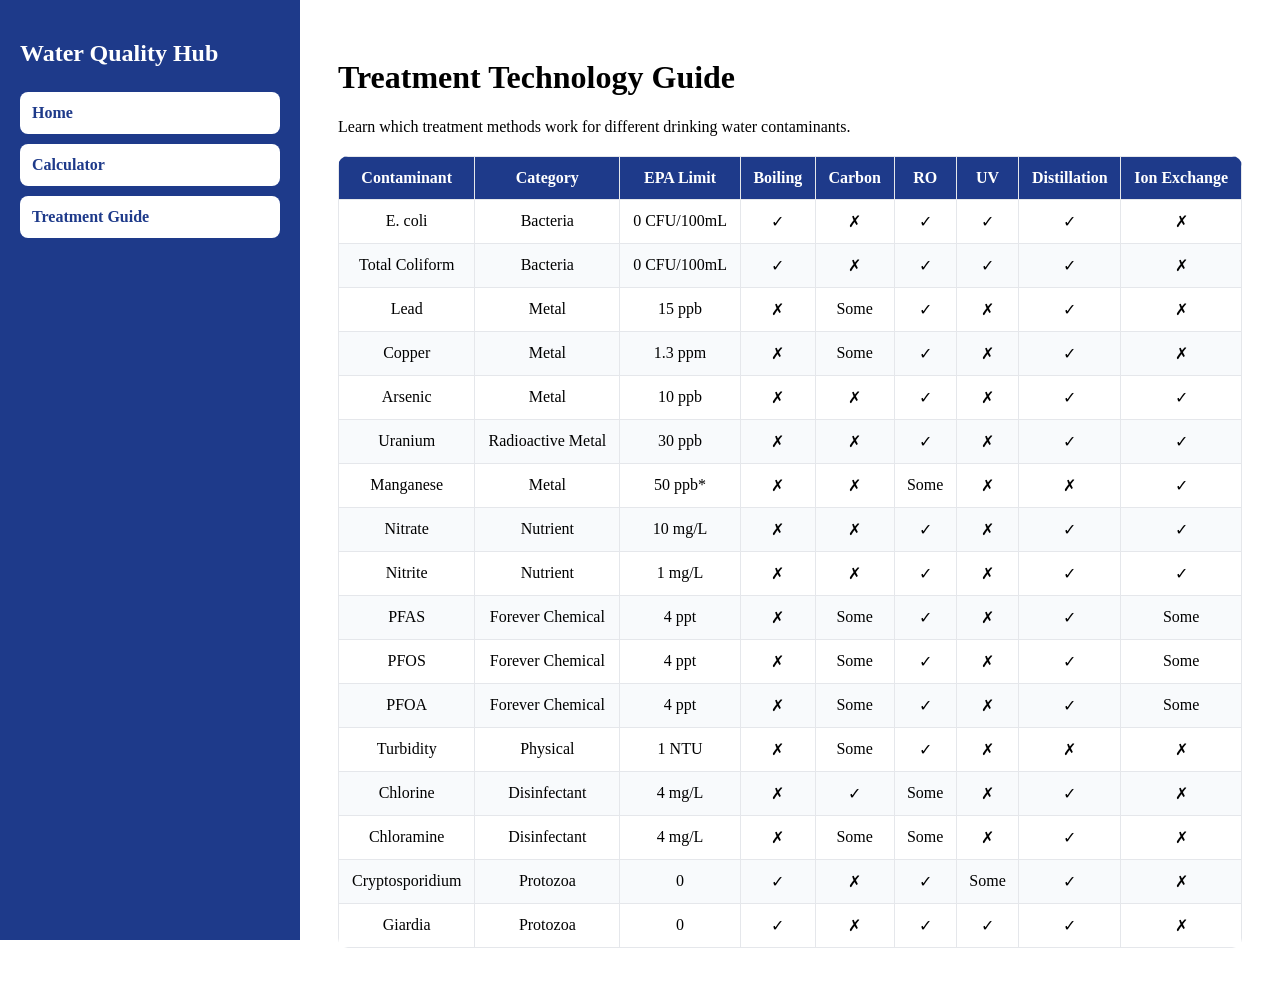
<file: treatment.html>
<style>
.treatment-table{
    width:100%;
    border-collapse:collapse;
    margin-top:20px;
    background:white;
    border-radius:10px;
    overflow:hidden;
}

.treatment-table th,
.treatment-table td{
    border:1px solid #e5e7eb;
    padding:12px;
    text-align:center;
}

.treatment-table th{
    background:#1e3a8a;
    color:white;
    font-weight:700;
}

.treatment-table tr:nth-child(even){
    background:#f8fafc;
}
    
.main-content{
    margin-left:300px;
    padding:30px;
}
.nav-link{
    display:block;
    background:white;
    color:#1e3a8a;
    text-decoration:none;
    padding:12px;
    border-radius:8px;
    margin-bottom:10px;
    font-weight:700;
}

.nav-link:hover{
    background:#dbeafe;
}
.sidebar{
    position:fixed;
    left:0;
    top:0;
    width:260px;
    height:100vh;
    background:#1e3a8a;
    padding:20px;
}


  
.sidebar h2{
    color:white;
    margin-bottom:25px;
}
    </style>
<body>

<div class="sidebar">
    <h2>Water Quality Hub</h2>
    <a href="index.html" class="nav-link">Home</a>
    <a href="calculator.html" class="nav-link">Calculator</a>
    <a href="treatment.html" class="nav-link">Treatment Guide</a>
</div>

<div class="main-content">

<h1>Treatment Technology Guide</h1>

<p>
Learn which treatment methods work for different drinking water contaminants.
</p>



<table class="treatment-table">
<thead>
<tr>
<th>Contaminant</th>
<th>Category</th>
<th>EPA Limit</th>
<th>Boiling</th>
<th>Carbon</th>
<th>RO</th>
<th>UV</th>
<th>Distillation</th>
<th>Ion Exchange</th>
</tr>
</thead>

<tbody>

<tr>
<td>E. coli</td>
<td>Bacteria</td>
<td>0 CFU/100mL</td>
<td>✓</td>
<td>✗</td>
<td>✓</td>
<td>✓</td>
<td>✓</td>
<td>✗</td>
</tr>

<tr>
<td>Total Coliform</td>
<td>Bacteria</td>
<td>0 CFU/100mL</td>
<td>✓</td>
<td>✗</td>
<td>✓</td>
<td>✓</td>
<td>✓</td>
<td>✗</td>
</tr>

<tr>
<td>Lead</td>
<td>Metal</td>
<td>15 ppb</td>
<td>✗</td>
<td>Some</td>
<td>✓</td>
<td>✗</td>
<td>✓</td>
<td>✗</td>
</tr>

<tr>
<td>Copper</td>
<td>Metal</td>
<td>1.3 ppm</td>
<td>✗</td>
<td>Some</td>
<td>✓</td>
<td>✗</td>
<td>✓</td>
<td>✗</td>
</tr>

<tr>
<td>Arsenic</td>
<td>Metal</td>
<td>10 ppb</td>
<td>✗</td>
<td>✗</td>
<td>✓</td>
<td>✗</td>
<td>✓</td>
<td>✓</td>
</tr>

<tr>
<td>Uranium</td>
<td>Radioactive Metal</td>
<td>30 ppb</td>
<td>✗</td>
<td>✗</td>
<td>✓</td>
<td>✗</td>
<td>✓</td>
<td>✓</td>
</tr>

<tr>
<td>Manganese</td>
<td>Metal</td>
<td>50 ppb*</td>
<td>✗</td>
<td>✗</td>
<td>Some</td>
<td>✗</td>
<td>✗</td>
<td>✓</td>
</tr>

<tr>
<td>Nitrate</td>
<td>Nutrient</td>
<td>10 mg/L</td>
<td>✗</td>
<td>✗</td>
<td>✓</td>
<td>✗</td>
<td>✓</td>
<td>✓</td>
</tr>

<tr>
<td>Nitrite</td>
<td>Nutrient</td>
<td>1 mg/L</td>
<td>✗</td>
<td>✗</td>
<td>✓</td>
<td>✗</td>
<td>✓</td>
<td>✓</td>
</tr>

<tr>
<td>PFAS</td>
<td>Forever Chemical</td>
<td>4 ppt</td>
<td>✗</td>
<td>Some</td>
<td>✓</td>
<td>✗</td>
<td>✓</td>
<td>Some</td>
</tr>

<tr>
<td>PFOS</td>
<td>Forever Chemical</td>
<td>4 ppt</td>
<td>✗</td>
<td>Some</td>
<td>✓</td>
<td>✗</td>
<td>✓</td>
<td>Some</td>
</tr>

<tr>
<td>PFOA</td>
<td>Forever Chemical</td>
<td>4 ppt</td>
<td>✗</td>
<td>Some</td>
<td>✓</td>
<td>✗</td>
<td>✓</td>
<td>Some</td>
</tr>

<tr>
<td>Turbidity</td>
<td>Physical</td>
<td>1 NTU</td>
<td>✗</td>
<td>Some</td>
<td>✓</td>
<td>✗</td>
<td>✗</td>
<td>✗</td>
</tr>

<tr>
<td>Chlorine</td>
<td>Disinfectant</td>
<td>4 mg/L</td>
<td>✗</td>
<td>✓</td>
<td>Some</td>
<td>✗</td>
<td>✓</td>
<td>✗</td>
</tr>

<tr>
<td>Chloramine</td>
<td>Disinfectant</td>
<td>4 mg/L</td>
<td>✗</td>
<td>Some</td>
<td>Some</td>
<td>✗</td>
<td>✓</td>
<td>✗</td>
</tr>

<tr>
<td>Cryptosporidium</td>
<td>Protozoa</td>
<td>0</td>
<td>✓</td>
<td>✗</td>
<td>✓</td>
<td>Some</td>
<td>✓</td>
<td>✗</td>
</tr>

<tr>
<td>Giardia</td>
<td>Protozoa</td>
<td>0</td>
<td>✓</td>
<td>✗</td>
<td>✓</td>
<td>✓</td>
<td>✓</td>
<td>✗</td>
</tr>

</tbody>
</table>

</div>


</body>
</file>
<file: styles.css>
:root {
    --navy: #0b3553;
    --navy-dark: #08263d;
    --blue: #0e7fae;
    --blue-dark: #0a6389;
    --blue-light: #e8f5fb;
    --blue-pale: #f4fbfe;

    --white: #ffffff;
    --page-bg: #f5f9fb;
    --text: #284654;
    --muted: #6c818b;

    --border: #d8e5ea;
    --border-dark: #bcd1da;

    --success: #1d7452;
    --success-bg: #eaf7f0;

    --warning: #916100;
    --warning-bg: #fff4d9;

    --danger: #b34141;
    --danger-bg: #fff0f0;

    --shadow-small: 0 5px 16px rgba(13, 52, 72, 0.07);
    --shadow-medium: 0 14px 34px rgba(13, 52, 72, 0.1);
    --shadow-large: 0 24px 55px rgba(13, 52, 72, 0.14);

    --radius-small: 9px;
    --radius-medium: 15px;
    --radius-large: 24px;

    --page-width: 1160px;
}

/* RESET */

*,
*::before,
*::after {
    box-sizing: border-box;
}

html {
    scroll-behavior: smooth;
}

body {
    margin: 0;
    overflow-x: hidden;
    background: var(--page-bg);
    color: var(--text);
    font-family:
        Inter,
        ui-sans-serif,
        system-ui,
        -apple-system,
        BlinkMacSystemFont,
        "Segoe UI",
        sans-serif;
    font-size: 16px;
    line-height: 1.6;
}

body.menu-open {
    overflow: hidden;
}

button,
input,
select,
textarea {
    font: inherit;
}

button {
    color: inherit;
}

a {
    color: var(--blue);
}

img {
    max-width: 100%;
    display: block;
}

[hidden] {
    display: none !important;
}

/* ACCESSIBILITY */

.skip-link {
    position: fixed;
    top: 10px;
    left: 10px;
    z-index: 3000;
    padding: 10px 15px;
    border-radius: 8px;
    background: var(--navy-dark);
    color: var(--white);
    font-weight: 800;
    text-decoration: none;
    transform: translateY(-160%);
    transition: transform 0.2s ease;
}

.skip-link:focus {
    transform: translateY(0);
}

button:focus-visible,
a:focus-visible,
input:focus-visible,
select:focus-visible,
textarea:focus-visible {
    outline: 3px solid rgba(14, 127, 174, 0.28);
    outline-offset: 3px;
}

/* TYPOGRAPHY */

h1,
h2,
h3,
h4 {
    margin-top: 0;
    color: var(--navy-dark);
    line-height: 1.17;
}

h1 {
    margin-bottom: 18px;
    font-size: clamp(2.65rem, 6vw, 4.7rem);
    letter-spacing: -0.052em;
}

.page-title {
    font-size: clamp(2.15rem, 4.5vw, 3.4rem);
}

h2 {
    margin-bottom: 11px;
    font-size: clamp(1.55rem, 3vw, 2.3rem);
    letter-spacing: -0.025em;
}

h3 {
    margin-bottom: 8px;
    font-size: 1.12rem;
}

p {
    margin-top: 0;
    margin-bottom: 14px;
}

p:last-child {
    margin-bottom: 0;
}

.eyebrow {
    margin-bottom: 8px;
    color: var(--blue);
    font-size: 0.74rem;
    font-weight: 900;
    letter-spacing: 0.13em;
    text-transform: uppercase;
}

.section-intro {
    max-width: 720px;
    color: var(--muted);
    font-size: 1.04rem;
}

/* PAGE LAYOUT */

.page-width {
    width: min(calc(100% - 40px), var(--page-width));
    margin-inline: auto;
}

main {
    min-height: 72vh;
}

.app-view {
    padding: 0 0 62px;
}

.app-view.active {
    animation: view-in 0.22s ease;
}

@keyframes view-in {
    from {
        opacity: 0;
        transform: translateY(5px);
    }

    to {
        opacity: 1;
        transform: translateY(0);
    }
}

.section-header {
    margin-bottom: 26px;
}

.home-section {
    padding: 38px 0;
}

/* HEADER */

.site-header {
    position: sticky;
    top: 0;
    z-index: 1000;
    border-bottom: 1px solid rgba(216, 229, 234, 0.95);
    background: rgba(255, 255, 255, 0.96);
    backdrop-filter: blur(14px);
}

.header-inner {
    min-height: 69px;
    display: flex;
    align-items: center;
    justify-content: space-between;
    gap: 24px;
}

.site-brand {
    display: inline-flex;
    align-items: center;
    gap: 11px;
    color: var(--navy);
    font-weight: 900;
    letter-spacing: -0.02em;
    text-decoration: none;
}

.brand-mark {
    width: 42px;
    height: 42px;
    display: grid;
    place-items: center;
    border-radius: 13px;
    background: linear-gradient(145deg, var(--navy), var(--blue));
    color: var(--white);
    font-size: 0.72rem;
    font-weight: 900;
    box-shadow: var(--shadow-small);
}

.main-navigation {
    display: flex;
    align-items: center;
    gap: 4px;
}

.main-navigation a {
    padding: 9px 11px;
    border-radius: 9px;
    color: var(--muted);
    font-size: 0.87rem;
    font-weight: 750;
    text-decoration: none;
    transition:
        background 0.18s ease,
        color 0.18s ease;
}

.main-navigation a:hover,
.main-navigation a.active {
    background: var(--blue-light);
    color: var(--navy);
}

.menu-button {
    width: 43px;
    height: 43px;
    display: none;
    place-content: center;
    gap: 4px;
    padding: 0;
    border: 1px solid var(--border);
    border-radius: 11px;
    background: var(--white);
    cursor: pointer;
}

.menu-button span {
    width: 19px;
    height: 2px;
    border-radius: 999px;
    background: var(--navy);
}

/* HERO */

.hero-section {
    position: relative;
    overflow: hidden;
    padding: 35px 0 48px;
    background:
        radial-gradient(
            circle at 88% 8%,
            rgba(193, 230, 245, 0.48),
            transparent 30%
        ),
        linear-gradient(180deg, #fcfeff 0%, var(--page-bg) 100%);
}

.hero-layout {
    display: grid;
    grid-template-columns: minmax(0, 1.08fr) minmax(350px, 0.92fr);
    align-items: center;
    gap: 60px;
}

.hero-copy {
    max-width: 680px;
}

.hero-copy > p:not(.eyebrow) {
    max-width: 610px;
    color: var(--muted);
    font-size: 1.12rem;
}

/* BUTTONS */

.primary-button,
.secondary-button,
.light-button,
.hero-result-button {
    min-height: 46px;
    display: inline-flex;
    align-items: center;
    justify-content: center;
    gap: 9px;
    padding: 10px 18px;
    border-radius: 10px;
    cursor: pointer;
    font-size: 0.92rem;
    font-weight: 850;
    line-height: 1;
    text-decoration: none;
    transition:
        transform 0.18s ease,
        background 0.18s ease,
        border-color 0.18s ease,
        box-shadow 0.18s ease;
}

.primary-button {
    border: 1px solid var(--blue);
    background: linear-gradient(180deg, #1592c4, var(--blue));
    color: var(--white);
    box-shadow: 0 7px 18px rgba(14, 127, 174, 0.2);
}

.primary-button:hover {
    transform: translateY(-2px);
    border-color: var(--blue-dark);
    background: var(--blue-dark);
    box-shadow: 0 10px 24px rgba(14, 127, 174, 0.25);
}

.secondary-button,
.light-button {
    border: 1px solid var(--border-dark);
    background: var(--white);
    color: var(--navy);
    box-shadow: var(--shadow-small);
}

.secondary-button:hover,
.light-button:hover {
    transform: translateY(-2px);
    border-color: var(--blue);
    background: var(--blue-pale);
}

.hero-result-button {
    width: 100%;
    border: 1px solid var(--blue);
    background: var(--blue);
    color: var(--white);
    box-shadow: 0 7px 18px rgba(14, 127, 174, 0.2);
}

.hero-result-button:hover {
    transform: translateY(-2px);
    border-color: var(--blue-dark);
    background: var(--blue-dark);
}

.text-button,
.back-button,
.inline-action-button {
    display: inline-flex;
    align-items: center;
    gap: 7px;
    padding: 0;
    border: 0;
    background: transparent;
    color: var(--blue);
    font-weight: 850;
    cursor: pointer;
}

.text-button:hover,
.back-button:hover,
.inline-action-button:hover {
    color: var(--navy);
    text-decoration: underline;
}

.back-button {
    margin-bottom: 25px;
}

.button-row {
    display: flex;
    flex-wrap: wrap;
    gap: 11px;
    margin-top: 22px;
}

.full-button {
    width: 100%;
}

/* HERO RESULT CARD */

.hero-result-card {
    position: relative;
    overflow: hidden;
    padding: 24px;
    border: 1px solid #c8e6f3;
    border-radius: var(--radius-large);
    background: linear-gradient(155deg, #ffffff, #f5fbfe);
    box-shadow: var(--shadow-large);
}

.hero-result-card::before {
    position: absolute;
    top: -115px;
    right: -105px;
    width: 255px;
    height: 255px;
    border-radius: 50%;
    background: rgba(212, 239, 249, 0.55);
    content: "";
}

.hero-result-card > * {
    position: relative;
    z-index: 1;
}

.hero-card-label {
    display: flex;
    align-items: center;
    gap: 12px;
    margin-bottom: 21px;
}

.hero-card-label > span:last-child {
    display: grid;
    gap: 2px;
}

.hero-card-label small {
    color: var(--muted);
    font-size: 0.73rem;
    font-weight: 850;
    letter-spacing: 0.07em;
    text-transform: uppercase;
}

.hero-card-label strong {
    color: var(--navy-dark);
    font-size: 0.88rem;
    line-height: 1.35;
}

.hero-card-icon {
    width: 44px;
    height: 44px;
    display: grid;
    flex: 0 0 auto;
    place-items: center;
    border-radius: 13px;
    background: linear-gradient(145deg, var(--navy), var(--blue));
    color: var(--white);
    font-size: 0.72rem;
    font-weight: 900;
}

.rotating-result {
    min-height: 171px;
    padding: 20px;
    border: 1px solid var(--border);
    border-radius: 16px;
    background: rgba(255, 255, 255, 0.98);
    box-shadow: var(--shadow-small);
    transition:
        opacity 0.22s ease,
        transform 0.22s ease;
}

.rotating-result.changing {
    opacity: 0;
    transform: translateY(5px);
}

.rotating-result-heading {
    display: flex;
    align-items: flex-start;
    justify-content: space-between;
    gap: 18px;
    padding-bottom: 15px;
    border-bottom: 1px solid var(--border);
}

.rotating-result-heading span {
    color: var(--navy-dark);
    font-size: 1.28rem;
    font-weight: 900;
}

.rotating-result-heading strong {
    flex: 0 0 auto;
    padding: 7px 12px;
    border: 1px solid #c9e6f2;
    border-radius: 9px;
    background: var(--blue-light);
    color: var(--navy);
    font-size: 1rem;
    font-weight: 900;
}

.result-line {
    display: flex;
    align-items: flex-start;
    gap: 10px;
    margin: 17px 0 10px;
    font-size: 0.9rem;
    font-weight: 850;
    line-height: 1.42;
}

.result-dot {
    width: 9px;
    height: 9px;
    flex: 0 0 auto;
    margin-top: 5px;
    border-radius: 50%;
}

.result-line[data-level="above"] {
    color: var(--danger);
}

.result-line[data-level="above"] .result-dot {
    background: var(--danger);
    box-shadow: 0 0 0 4px rgba(179, 65, 65, 0.1);
}

.result-line[data-level="below"] {
    color: var(--success);
}

.result-line[data-level="below"] .result-dot {
    background: var(--success);
    box-shadow: 0 0 0 4px rgba(29, 116, 82, 0.1);
}

.result-line[data-level="near"] {
    color: var(--warning);
}

.result-line[data-level="near"] .result-dot {
    background: var(--warning);
    box-shadow: 0 0 0 4px rgba(145, 97, 0, 0.1);
}

.rotating-result-description {
    min-height: 43px;
    margin: 0;
    color: var(--muted);
    font-size: 0.84rem;
    line-height: 1.54;
}

.rotating-result-dots {
    display: flex;
    justify-content: center;
    gap: 6px;
    margin: 15px 0;
}

.rotating-result-dots span {
    width: 6px;
    height: 6px;
    border-radius: 999px;
    background: var(--border-dark);
    transition:
        width 0.2s ease,
        background 0.2s ease;
}

.rotating-result-dots span.active {
    width: 23px;
    background: var(--blue);
}

/* PANELS */

.panel {
    padding: 24px;
    border: 1px solid var(--border);
    border-radius: var(--radius-medium);
    background: var(--white);
    box-shadow: var(--shadow-small);
}

.panel + .panel {
    margin-top: 16px;
}

/* TOOL CARDS */

.card-grid {
    display: grid;
    grid-template-columns: repeat(3, minmax(0, 1fr));
    gap: 17px;
}

.tool-card {
    position: relative;
    min-height: 242px;
    display: flex;
    flex-direction: column;
    padding: 23px;
    border: 1px solid var(--border);
    border-radius: var(--radius-medium);
    background: var(--white);
    box-shadow: var(--shadow-small);
    transition:
        transform 0.2s ease,
        border-color 0.2s ease,
        box-shadow 0.2s ease;
}

.tool-card:hover {
    transform: translateY(-4px);
    border-color: #9ed0e4;
    box-shadow: var(--shadow-medium);
}

.tool-card p {
    color: var(--muted);
}

.tool-card .text-button {
    align-self: flex-start;
    margin-top: auto;
}

.card-number {
    position: absolute;
    top: 18px;
    right: 18px;
    color: #adc1ca;
    font-size: 0.75rem;
    font-weight: 900;
}

.tool-icon,
.support-icon {
    width: 43px;
    height: 43px;
    display: grid;
    place-items: center;
    border-radius: 12px;
    background: var(--blue-light);
    color: var(--blue);
    font-weight: 900;
}

.tool-icon {
    margin-bottom: 18px;
}

/* SUPPORT CARDS */

.support-grid {
    display: grid;
    grid-template-columns: repeat(3, minmax(0, 1fr));
    gap: 13px;
}

.support-card {
    min-height: 92px;
    display: grid;
    grid-template-columns: auto 1fr auto;
    align-items: center;
    gap: 13px;
    padding: 16px;
    border: 1px solid var(--border);
    border-radius: 13px;
    background: var(--white);
    text-align: left;
    cursor: pointer;
    box-shadow: var(--shadow-small);
    transition:
        transform 0.18s ease,
        border-color 0.18s ease,
        background 0.18s ease;
}

.support-card:hover {
    transform: translateY(-3px);
    border-color: #9ed0e4;
    background: var(--blue-pale);
}

.support-card strong,
.support-card small {
    display: block;
}

.support-card strong {
    margin-bottom: 2px;
    color: var(--navy-dark);
}

.support-card small {
    color: var(--muted);
    line-height: 1.4;
}

.support-card > span:last-child {
    color: var(--blue);
    font-size: 1.05rem;
    font-weight: 900;
}

.warning-icon {
    background: var(--warning-bg);
    color: var(--warning);
}

/* QUESTIONS */

.question-grid {
    display: grid;
    grid-template-columns: repeat(2, minmax(0, 1fr));
    gap: 11px;
}

.question-grid button {
    min-height: 57px;
    display: flex;
    align-items: center;
    justify-content: space-between;
    gap: 16px;
    padding: 15px 17px;
    border: 1px solid var(--border);
    border-radius: 11px;
    background: var(--white);
    color: var(--navy-dark);
    text-align: left;
    font-size: 0.92rem;
    font-weight: 790;
    cursor: pointer;
    box-shadow: var(--shadow-small);
    transition:
        transform 0.18s ease,
        border-color 0.18s ease,
        background 0.18s ease;
}

.question-grid button:hover {
    transform: translateX(3px);
    border-color: #9ed0e4;
    background: var(--blue-pale);
}

.question-grid button span {
    color: var(--blue);
}

/* ADVISORY BANNER */

.advisory-banner {
    display: grid;
    grid-template-columns: auto 1fr auto;
    align-items: center;
    gap: 17px;
    padding: 21px;
    border: 1px solid #ecd394;
    border-radius: var(--radius-medium);
    background: linear-gradient(135deg, #fff9eb, var(--warning-bg));
}

.advisory-banner strong {
    color: #684a00;
}

.advisory-banner p {
    margin: 2px 0 0;
    color: #72591e;
}

.advisory-icon {
    width: 45px;
    height: 45px;
    display: grid;
    place-items: center;
    border-radius: 13px;
    background: var(--white);
    color: var(--warning);
    font-weight: 900;
}

/* FORMS */

.calculator-layout,
.treatment-layout {
    display: grid;
    grid-template-columns: minmax(0, 0.9fr) minmax(0, 1.1fr);
    align-items: start;
    gap: 21px;
}

.form-group {
    margin-bottom: 17px;
}

.form-row {
    display: grid;
    grid-template-columns: minmax(0, 1fr) minmax(0, 0.7fr);
    gap: 12px;
}

label,
legend {
    display: block;
    margin-bottom: 7px;
    color: var(--navy-dark);
    font-size: 0.88rem;
    font-weight: 850;
}

fieldset {
    min-width: 0;
    margin: 0 0 18px;
    padding: 0;
    border: 0;
}

.optional-label {
    margin-left: 4px;
    color: var(--muted);
    font-size: 0.75rem;
    font-weight: 500;
}

input[type="text"],
input[type="number"],
input[type="search"],
select,
textarea {
    width: 100%;
    min-height: 47px;
    padding: 10px 12px;
    border: 1px solid var(--border-dark);
    border-radius: 10px;
    outline: none;
    background: var(--white);
    color: var(--text);
    transition:
        border-color 0.18s ease,
        box-shadow 0.18s ease;
}

input:focus,
select:focus,
textarea:focus {
    border-color: var(--blue);
    box-shadow: 0 0 0 3px rgba(14, 127, 174, 0.13);
}

input:disabled,
select:disabled {
    background: #edf3f5;
    color: #8a9ba4;
    cursor: not-allowed;
}

.form-error {
    padding: 11px 13px;
    border: 1px solid #edb7b7;
    border-radius: 9px;
    background: var(--danger-bg);
    color: var(--danger);
    font-size: 0.87rem;
    font-weight: 750;
}

/* RADIO OPTIONS */

.radio-grid,
.budget-row {
    display: grid;
    grid-template-columns: repeat(3, minmax(0, 1fr));
    gap: 8px;
}

.two-options {
    grid-template-columns: repeat(2, minmax(0, 1fr));
}

.radio-card,
.budget-row label {
    position: relative;
    margin: 0;
}

.radio-card input,
.budget-row input {
    position: absolute;
    opacity: 0;
    pointer-events: none;
}

.radio-card span,
.budget-row label span {
    min-height: 48px;
    display: flex;
    align-items: center;
    justify-content: center;
    padding: 10px 11px;
    border: 1px solid var(--border);
    border-radius: 10px;
    background: var(--white);
    color: var(--muted);
    text-align: center;
    font-size: 0.82rem;
    font-weight: 780;
    cursor: pointer;
}

.radio-card:hover span,
.budget-row label:hover span {
    border-color: #9ed0e4;
    background: var(--blue-pale);
}

.radio-card input:checked + span,
.budget-row input:checked + span {
    border-color: var(--blue);
    background: var(--blue-light);
    color: var(--navy);
    box-shadow: inset 0 0 0 1px var(--blue);
}

.radio-card input:checked + span::before,
.budget-row input:checked + span::before {
    margin-right: 6px;
    color: var(--blue);
    content: "✓";
}

/* EMPTY AND RESULTS */

.empty-result {
    min-height: 255px;
    display: grid;
    align-content: center;
    justify-items: center;
    text-align: center;
}

.empty-result p {
    max-width: 440px;
    color: var(--muted);
}

.empty-result-icon {
    width: 54px;
    height: 54px;
    display: grid;
    place-items: center;
    margin-bottom: 14px;
    border-radius: 16px;
    background: var(--blue-light);
    color: var(--blue);
    font-weight: 900;
}

.result-status {
    display: inline-flex;
    width: fit-content;
    margin-bottom: 13px;
    padding: 6px 11px;
    border-radius: 999px;
    font-size: 0.74rem;
    font-weight: 900;
}

.result-status[data-level="below"] {
    background: var(--success-bg);
    color: var(--success);
}

.result-status[data-level="near"] {
    background: var(--warning-bg);
    color: var(--warning);
}

.result-status[data-level="above"] {
    background: var(--danger-bg);
    color: var(--danger);
}

.result-comparison {
    display: grid;
    grid-template-columns: repeat(2, minmax(0, 1fr));
    gap: 10px;
    margin: 18px 0;
}

.result-comparison > div {
    padding: 14px;
    border: 1px solid var(--border);
    border-radius: 11px;
    background: var(--blue-pale);
}

.result-comparison small,
.result-comparison strong {
    display: block;
}

.result-comparison small {
    margin-bottom: 4px;
    color: var(--muted);
}

.result-comparison strong {
    color: var(--navy-dark);
    font-size: 1.16rem;
}

.detail-section {
    padding: 15px 0;
    border-bottom: 1px solid var(--border);
}

.result-list {
    margin: 8px 0 0;
    padding-left: 21px;
}

.result-list li {
    margin-bottom: 7px;
}

.result-note {
    margin-top: 16px;
    padding: 13px 14px;
    border-left: 4px solid var(--blue);
    border-radius: 8px;
    background: var(--blue-pale);
    font-size: 0.87rem;
}

.warning-note {
    border-left-color: var(--warning);
    background: var(--warning-bg);
}

.source-link {
    display: inline-flex;
    align-items: center;
    gap: 7px;
    margin-top: 15px;
    color: var(--blue);
    font-weight: 850;
    text-decoration: none;
}

.source-link:hover {
    color: var(--navy);
    text-decoration: underline;
}

/* CONTAMINANT LIBRARY */

.library-toolbar {
    margin-bottom: 14px;
}

.search-box {
    position: relative;
    display: block;
    margin: 0;
}

.search-box > span {
    position: absolute;
    top: 50%;
    left: 14px;
    z-index: 1;
    color: var(--muted);
    transform: translateY(-50%);
}

.search-box input {
    padding-left: 41px;
}

.filter-row {
    display: flex;
    flex-wrap: wrap;
    gap: 7px;
    margin-bottom: 18px;
}

.filter-button {
    padding: 8px 12px;
    border: 1px solid var(--border);
    border-radius: 999px;
    background: var(--white);
    color: var(--muted);
    font-size: 0.78rem;
    font-weight: 780;
    cursor: pointer;
}

.filter-button:hover,
.filter-button.active {
    border-color: var(--blue);
    background: var(--blue-light);
    color: var(--navy);
}

.contaminant-layout {
    display: grid;
    grid-template-columns: minmax(270px, 0.75fr) minmax(0, 1.25fr);
    align-items: start;
    gap: 18px;
}

.contaminant-list-panel {
    overflow: hidden;
    padding: 0;
}

.contaminant-list-header {
    display: flex;
    align-items: center;
    justify-content: space-between;
    gap: 12px;
    padding: 15px 16px;
    border-bottom: 1px solid var(--border);
    background: var(--blue-pale);
}

.contaminant-list-header h2 {
    margin: 0;
    font-size: 1.14rem;
}

.count-label {
    color: var(--muted);
    font-size: 0.77rem;
    font-weight: 800;
}

#contaminant-list {
    max-height: 630px;
    overflow-y: auto;
}

.contaminant-item {
    width: 100%;
    display: flex;
    align-items: center;
    justify-content: space-between;
    gap: 12px;
    padding: 14px 16px;
    border: 0;
    border-bottom: 1px solid var(--border);
    background: var(--white);
    text-align: left;
    cursor: pointer;
}

.contaminant-item:hover,
.contaminant-item.active {
    background: var(--blue-pale);
}

.contaminant-item strong,
.contaminant-item small {
    display: block;
}

.contaminant-item strong {
    color: var(--navy-dark);
}

.contaminant-item small {
    color: var(--muted);
}

.small-empty-state {
    padding: 28px;
    text-align: center;
}

#contaminant-detail {
    position: sticky;
    top: 90px;
}

.detail-header {
    padding-bottom: 15px;
    border-bottom: 1px solid var(--border);
}

.detail-help-text {
    display: block;
    margin-top: 4px;
    color: var(--muted);
    font-size: 0.8rem;
}

.limit-number {
    margin-bottom: 0;
    color: var(--navy);
    font-size: 1.42rem;
    font-weight: 900;
}

/* TREATMENT */

#treatment-results {
    scroll-margin-top: 90px;
}

.treatment-results-heading {
    border-color: #c8e6f3;
    background: linear-gradient(145deg, var(--white), var(--blue-pale));
}

.treatment-updated-label {
    width: fit-content;
    display: inline-flex;
    align-items: center;
    gap: 7px;
    margin-bottom: 11px;
    padding: 6px 10px;
    border-radius: 999px;
    background: var(--success-bg);
    color: var(--success);
    font-size: 0.75rem;
    font-weight: 900;
}

.selected-treatment-choices,
.treatment-meta {
    display: flex;
    flex-wrap: wrap;
    gap: 7px;
}

.selected-treatment-choices {
    margin: 12px 0;
}

.selected-treatment-choices span,
.treatment-meta span {
    padding: 6px 9px;
    border-radius: 999px;
    background: var(--blue-light);
    color: var(--navy);
    font-size: 0.77rem;
    font-weight: 800;
}

.treatment-card-top {
    display: flex;
    align-items: center;
    justify-content: space-between;
    gap: 12px;
}

.match-badge {
    padding: 5px 9px;
    border-radius: 999px;
    background: var(--blue-light);
    color: var(--navy);
    font-size: 0.71rem;
    font-weight: 850;
}

.treatment-meta {
    margin: 13px 0 3px;
}

.treatment-disclaimer {
    padding-top: 12px;
    border-top: 1px solid var(--border);
    color: var(--muted);
    font-size: 0.82rem;
}

/* WELL AND ADVISORY CARDS */

.situation-grid,
.advisory-grid {
    display: grid;
    grid-template-columns: repeat(3, minmax(0, 1fr));
    gap: 13px;
}

.situation-card,
.advisory-card {
    min-height: 148px;
    display: grid;
    align-content: center;
    justify-items: start;
    gap: 11px;
    padding: 19px;
    border: 1px solid var(--border);
    border-radius: 13px;
    background: var(--white);
    text-align: left;
    cursor: pointer;
    box-shadow: var(--shadow-small);
    transition:
        transform 0.18s ease,
        border-color 0.18s ease,
        box-shadow 0.18s ease;
}

.situation-card:hover,
.advisory-card:hover {
    transform: translateY(-3px);
    border-color: #9ed0e4;
    box-shadow: var(--shadow-medium);
}

.situation-card > span,
.advisory-card > span {
    width: 40px;
    height: 40px;
    display: grid;
    place-items: center;
    border-radius: 11px;
    background: var(--blue-light);
    color: var(--blue);
    font-weight: 900;
}

.situation-card strong,
.advisory-card strong {
    color: var(--navy-dark);
}

#well-guidance,
#emergency-guidance {
    margin-top: 19px;
    scroll-margin-top: 90px;
}

/* FOOTER */

.site-footer {
    border-top: 1px solid var(--border);
    background: var(--white);
}

.footer-inner {
    display: flex;
    align-items: center;
    justify-content: space-between;
    gap: 25px;
    padding: 27px 0 19px;
}

.footer-inner strong {
    color: var(--navy-dark);
}

.footer-inner p {
    margin: 3px 0 0;
    color: var(--muted);
    font-size: 0.84rem;
}

.footer-links {
    display: flex;
    flex-wrap: wrap;
    gap: 14px;
}

.footer-links a {
    color: var(--muted);
    font-size: 0.82rem;
    font-weight: 700;
    text-decoration: none;
}

.footer-links a:hover {
    color: var(--navy);
}

.footer-bottom {
    display: flex;
    justify-content: space-between;
    gap: 24px;
    padding: 17px 0 25px;
    border-top: 1px solid var(--border);
    color: var(--muted);
    font-size: 0.77rem;
}

.footer-bottom p {
    margin: 0;
}

.footer-bottom p:first-child {
    max-width: 760px;
}

/* TABLET */

@media (max-width: 960px) {
    .hero-layout,
    .calculator-layout,
    .treatment-layout {
        grid-template-columns: 1fr;
    }

    .hero-layout {
        gap: 34px;
    }

    .hero-result-card {
        width: 100%;
        max-width: 630px;
    }

    .card-grid,
    .support-grid {
        grid-template-columns: repeat(2, minmax(0, 1fr));
    }

    .contaminant-layout {
        grid-template-columns: 1fr;
    }

    #contaminant-detail {
        position: static;
    }

    .situation-grid,
    .advisory-grid {
        grid-template-columns: repeat(2, minmax(0, 1fr));
    }
}

/* MOBILE */

@media (max-width: 780px) {
    .app-view {
        padding: 31px 0 46px;
    }

    .hero-section {
        padding: 39px 0 29px;
    }

    .header-inner {
        min-height: 64px;
    }

    .menu-button {
        display: grid;
    }

    .main-navigation {
        position: fixed;
        top: 65px;
        right: 14px;
        left: 14px;
        display: none;
        padding: 10px;
        border: 1px solid var(--border);
        border-radius: 14px;
        background: var(--white);
        box-shadow: var(--shadow-large);
    }

    .main-navigation.open {
        display: grid;
    }

    .main-navigation a {
        padding: 12px;
    }

    .card-grid,
    .support-grid,
    .question-grid,
    .situation-grid,
    .advisory-grid {
        grid-template-columns: 1fr;
    }

    .panel {
        padding: 19px;
    }

    .radio-grid,
    .budget-row {
        grid-template-columns: 1fr;
    }

    .two-options {
        grid-template-columns: repeat(2, minmax(0, 1fr));
    }

    .advisory-banner {
        grid-template-columns: auto 1fr;
    }

    .advisory-banner .light-button {
        grid-column: 1 / -1;
        width: 100%;
    }

    .footer-inner,
    .footer-bottom {
        align-items: flex-start;
        flex-direction: column;
    }
}

/* SMALL MOBILE */

@media (max-width: 560px) {
    .page-width {
        width: min(calc(100% - 22px), var(--page-width));
    }

    h1 {
        font-size: 2.45rem;
    }

    h2 {
        font-size: 1.55rem;
    }

    .home-section {
        padding: 29px 0;
    }

    .hero-result-card {
        padding: 17px;
        border-radius: 19px;
    }

    .rotating-result {
        min-height: 197px;
        padding: 16px;
    }

    .rotating-result-heading {
        flex-direction: column;
        gap: 9px;
    }

    .form-row,
    .two-options,
    .result-comparison {
        grid-template-columns: 1fr;
    }

    .button-row {
        display: grid;
    }

    .primary-button,
    .secondary-button,
    .light-button {
        width: 100%;
    }

    .filter-row {
        overflow-x: auto;
        flex-wrap: nowrap;
        padding-bottom: 5px;
    }

    .filter-button {
        flex: 0 0 auto;
    }

    .treatment-card-top {
        align-items: flex-start;
        flex-direction: column;
    }
}

/* REDUCED MOTION */

@media (prefers-reduced-motion: reduce) {
    *,
    *::before,
    *::after {
        scroll-behavior: auto !important;
        transition-duration: 0.01ms !important;
        animation-duration: 0.01ms !important;
        animation-iteration-count: 1 !important;
    }
}

/* UNIT CONVERSION DISPLAY */

.unit-conversion-display {
    margin: 18px 0;
    padding: 17px;
    border: 1px solid #c8e2ed;
    border-radius: 13px;
    background: var(--blue-pale);
}

.unit-conversion-heading {
    display: flex;
    align-items: center;
    gap: 11px;
    margin-bottom: 13px;
}

.unit-conversion-heading h3 {
    margin: 0 0 2px;
    font-size: 0.98rem;
}

.unit-conversion-heading p {
    margin: 0;
    color: var(--muted);
    font-size: 0.79rem;
}

.unit-conversion-icon {
    width: 38px;
    height: 38px;
    display: grid;
    flex: 0 0 auto;
    place-items: center;
    border-radius: 10px;
    background: var(--white);
    color: var(--blue);
    font-size: 1rem;
    font-weight: 900;
    box-shadow: var(--shadow-small);
}

.unit-conversion-list {
    display: grid;
    grid-template-columns: repeat(3, minmax(0, 1fr));
    gap: 8px;
    margin: 0;
    padding: 0;
    list-style: none;
}

.unit-conversion-list li {
    padding: 11px;
    border: 1px solid var(--border);
    border-radius: 9px;
    background: var(--white);
}

.unit-conversion-list span,
.unit-conversion-list strong {
    display: block;
}

.unit-conversion-list span {
    margin-bottom: 3px;
    color: var(--muted);
    font-size: 0.75rem;
    font-weight: 750;
}

.unit-conversion-list strong {
    color: var(--navy-dark);
    font-size: 0.98rem;
}

@media (max-width: 560px) {
    .unit-conversion-list {
        grid-template-columns: 1fr;
    }
}



#install-app-section {
    display: none;

    width: 95%;
    max-width: 1000px;

    margin: 30px auto;
    padding: 25px 40px;

    background: #fff;
    border-radius: 12px;
    box-shadow: 0 3px 10px rgba(0,0,0,.08);

    text-align: center;
    box-sizing: border-box;
}

.install-text h2 {
    margin: 0 0 8px;
    font-size: 1.6rem;
}

.install-text p {
    margin: 0 auto 18px;
    max-width: 700px;
    line-height: 1.6;
    color: #555;
}

#installAppButton {
    display: inline-block;

    padding: 12px 28px;

    border: none;
    border-radius: 8px;

    background: #086788;
    color: white;

    font-size: 1rem;
    font-weight: 700;
    cursor: pointer;
}

#installAppButton:hover {
    background: #055b73;
}
@media (max-width: 768px) {

    #install-app-section {
        flex-direction: column;
        text-align: center;
    }

    #installAppButton {
        width: 100%;
        max-width: 250px;
    }

}
</file>
